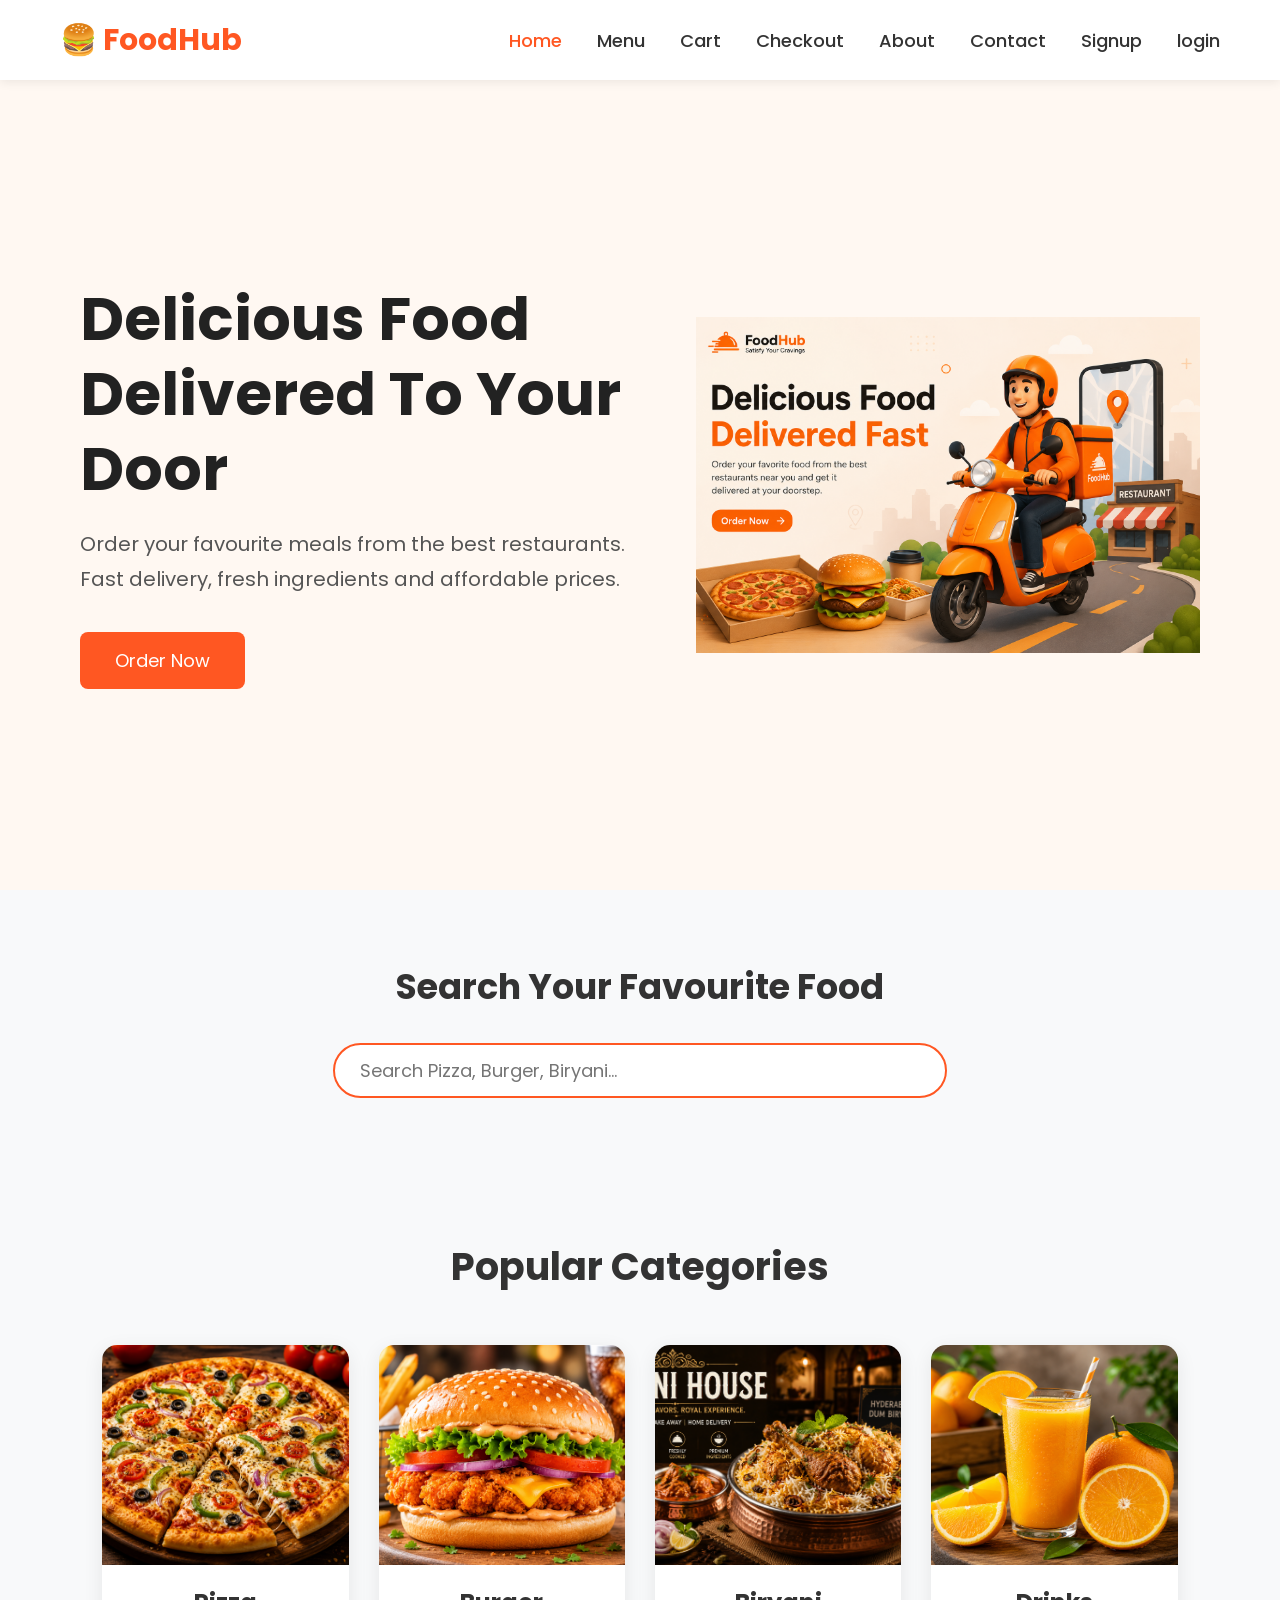
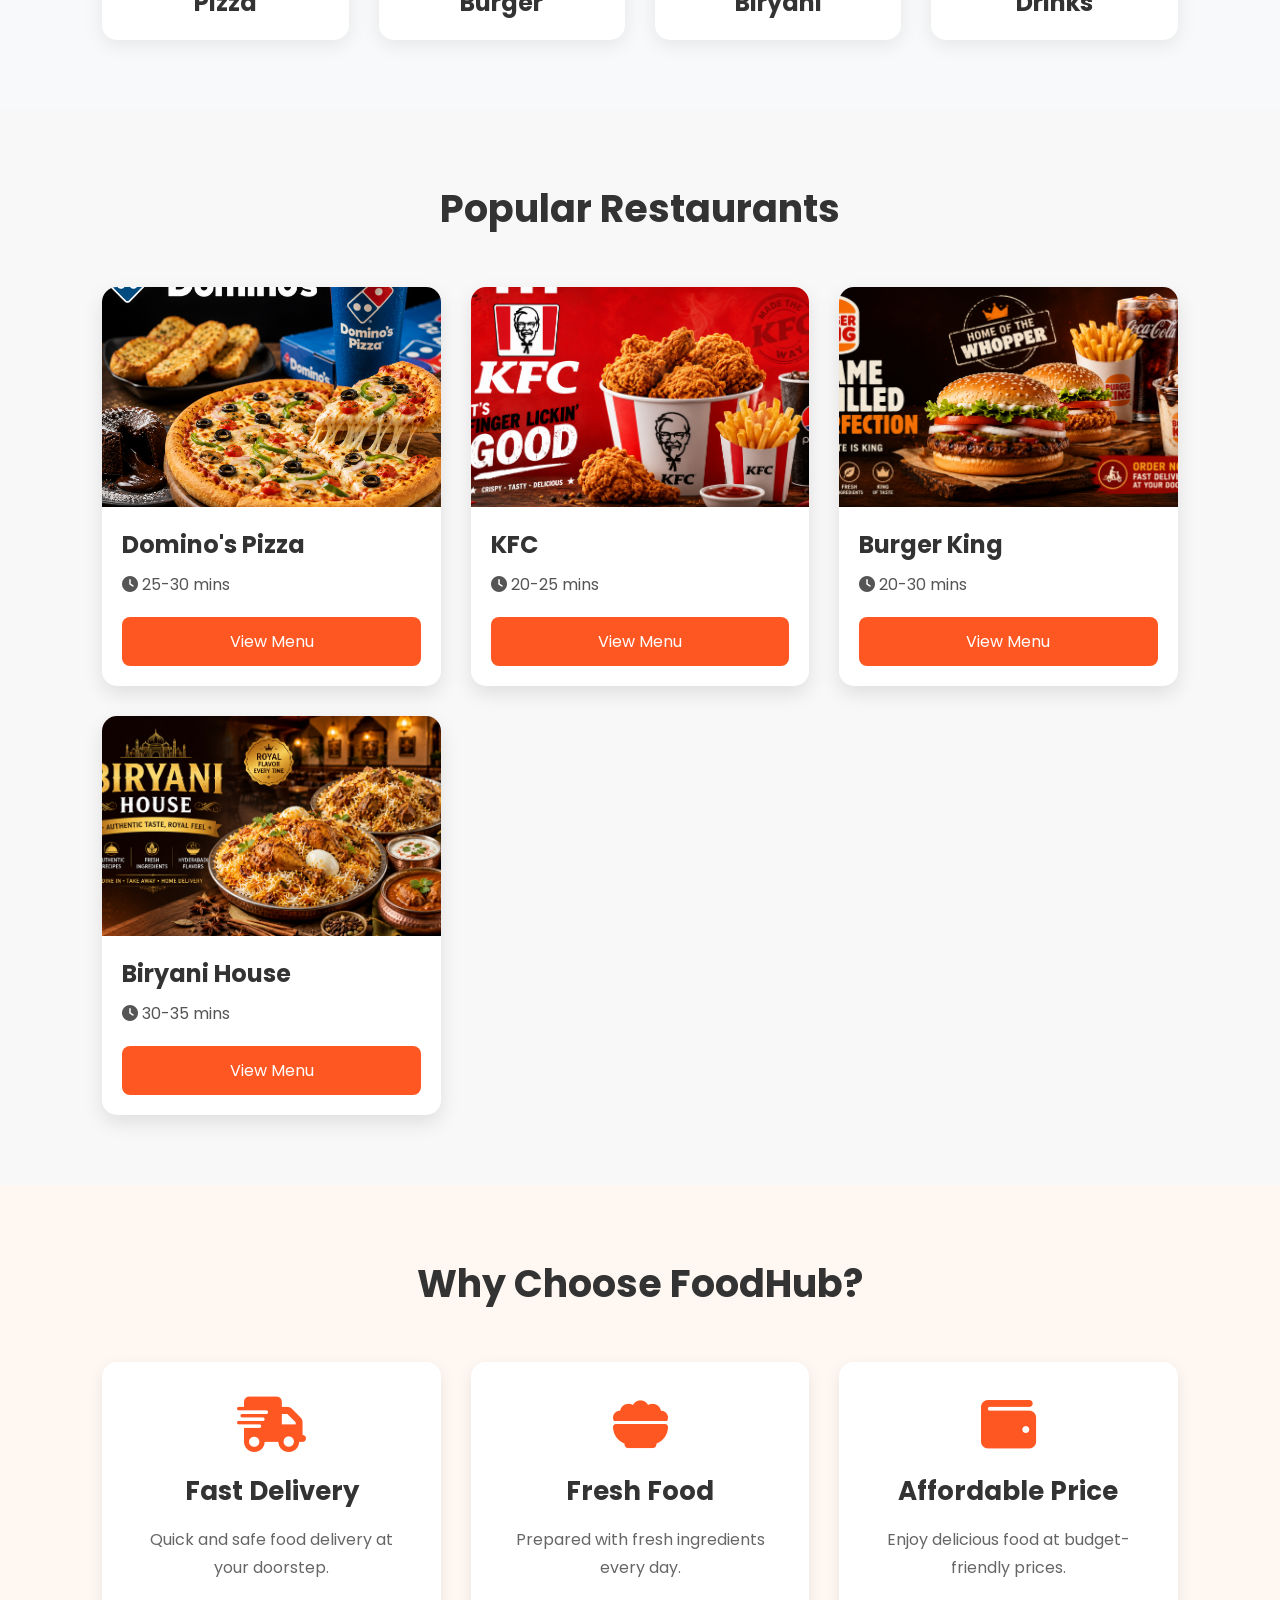
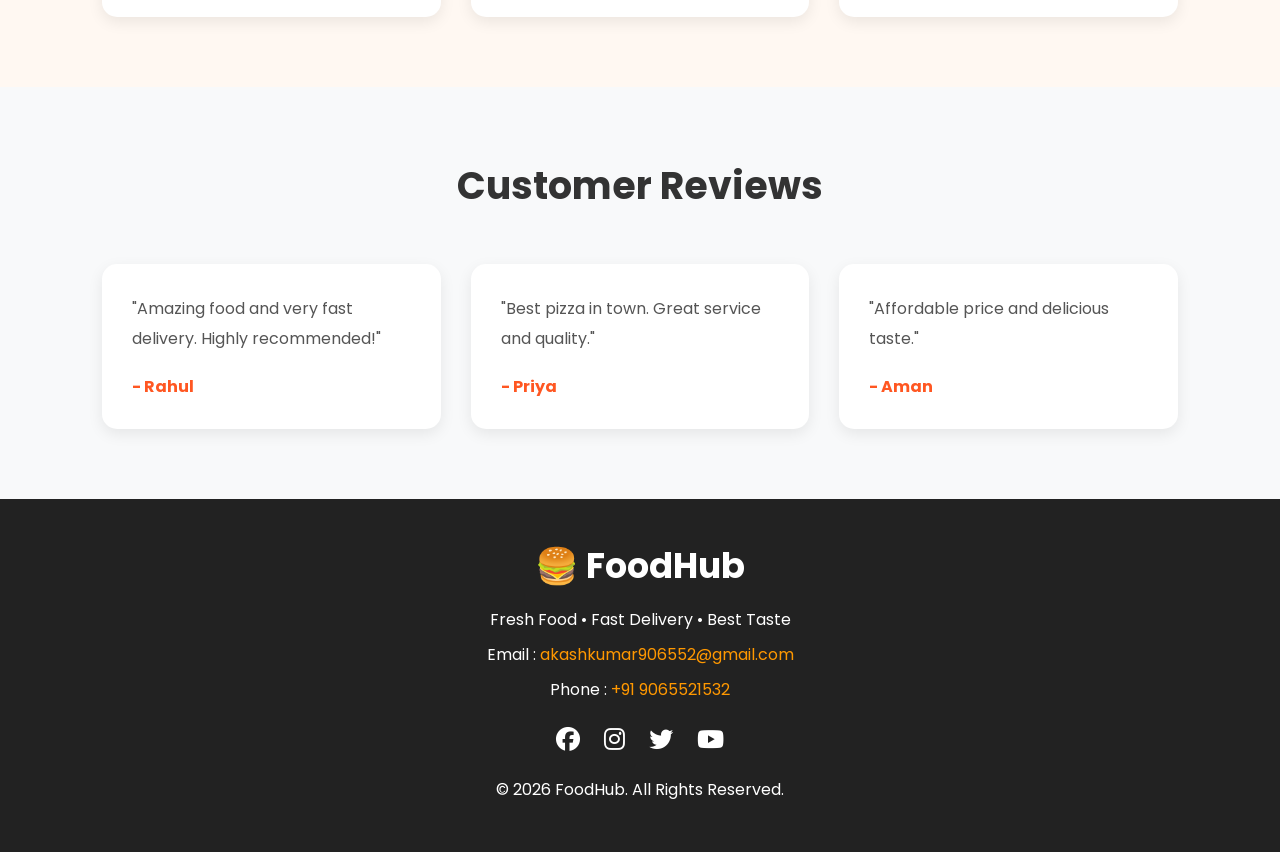
<file: index.html>
<!DOCTYPE html>
<html lang="en">
<head>
    <meta charset="UTF-8">
    <meta name="viewport" content="width=device-width, initial-scale=1.0">
    <title>FoodHub | Food ordering Website</title>
    
    <!-- CSS -->
    <link rel="stylesheet" href="style.css">

    <!-- Font Awesome -->
    <link rel="stylesheet"
        href="https://cdnjs.cloudflare.com/ajax/libs/font-awesome/6.5.2/css/all.min.css">
</head>
<body>

    <!-- ================= NAVBAR ================= -->

    <header>

        <nav id="navbar">

            <div class="logo">
                <h2>🍔 FoodHub</h2>
            </div>

            <ul class="nav-links">
                <li><a href="index.html" class="active">Home</a></li>
                <li><a href="menu.html">Menu</a></li>
                <li><a href="cart.html">Cart</a></li>
                <li><a href="checkout.html">Checkout</a></li>
                <li><a href="about.html">About</a></li>
                <li><a href="contact.html">Contact</a></li>
                <li><a href="singup.html">Signup</a></li>
                <li><a href="login.html">login</a></li>
            </ul>

        </nav>

    </header>

    <!-- ================= HERO SECTION ================= -->

    <section id="hero">

        <div class="hero-text">

            <h1>Delicious Food <br> Delivered To Your Door</h1>

            <p>
                Order your favourite meals from the best restaurants.
                Fast delivery, fresh ingredients and affordable prices.
            </p>

            <a href="menu.html" class="btn">Order Now</a>

        </div>

        <div class="hero-image">

            <img src="indexImage/hero.png" alt="Food Image">

        </div>

    </section>

    <!-- ================= SEARCH ================= -->

    <section id="search">

        <h2>Search Your Favourite Food</h2>

        <input
            type="text"
            id="searchBox"
            placeholder="Search Pizza, Burger, Biryani...">

    </section>

    <!-- ================= CATEGORIES ================= -->

    <section id="category">

        <h2>Popular Categories</h2>

        <div class="category-container">

            <div class="card">
                <img src="indexImage/pizza.png" alt="pizza image">
                <h3>Pizza</h3>
            </div>

            <div class="card">
                <img src="indexImage/burger.png" alt="">
                <h3>Burger</h3>
            </div>

            <div class="card">
                <img src="indexImage/resbiryani.png" alt="biryani">
                <h3>Biryani</h3>
            </div>

            <div class="card">
                <img src="indexImage/juice.png" alt="juice image">
                <h3>Drinks</h3>
            </div>

        </div>

    </section>

   <!-- ================= POPULAR RESTAURANTS ================= -->

<!-- ================= POPULAR RESTAURANTS ================= -->

<section id="restaurants">

    <h2>Popular Restaurants</h2>

    <div class="restaurant-container">

        <!-- Restaurant 1 -->
        <div class="restaurant-card">

            <img src="indexImage/dominos-resturent.png" alt="Domino's Pizza">

            <div class="restaurant-info">

                <h3>Domino's Pizza</h3>

                <p class="rating">
                    ⭐ 4.7 <span>(2.5k Reviews)</span>
                </p>

                <p class="time">
                    <i class="fa-solid fa-clock"></i>
                    25-30 mins
                </p>

                <button onclick="location.href='dominos.html'">
                    View Menu
                </button>

            </div>

        </div>

        <!-- Restaurant 2 -->
        <div class="restaurant-card">

            <img src="kfc/kfc-banner.png" alt="KFC">

            <div class="restaurant-info">

                <h3>KFC</h3>

                <p class="rating">
                    ⭐ 4.6 <span>(3k Reviews)</span>
                </p>

                <p class="time">
                    <i class="fa-solid fa-clock"></i>
                    20-25 mins
                </p>

                <button onclick="location.href='kfc.html'">
                    View Menu
                </button>

            </div>

        </div>

        <!-- Restaurant 3 -->
        <div class="restaurant-card">

            <img src="burgerking/burgerKing-banner.png" alt="Burger King">

            <div class="restaurant-info">

                <h3>Burger King</h3>

                <p class="rating">
                    ⭐ 4.5 <span>(1.8k Reviews)</span>
                </p>

                <p class="time">
                    <i class="fa-solid fa-clock"></i>
                    20-30 mins
                </p>

                <button onclick="location.href='burgerking.html'">
                    View Menu
                </button>

            </div>

        </div>

        <!-- Restaurant 4 -->
        <div class="restaurant-card">

            <img src="biryanihouse/biryani-banner.png" alt="Biryani House">

            <div class="restaurant-info">

                <h3>Biryani House</h3>

                <p class="rating">
                    ⭐ 4.8 <span>(4.2k Reviews)</span>
                </p>

                <p class="time">
                    <i class="fa-solid fa-clock"></i>
                    30-35 mins
                </p>

                <button onclick="location.href='biryani.html'">
                    View Menu
                </button>

            </div>

        </div>

    </div>

</section>
    <!-- ================= WHY CHOOSE US ================= -->

    <section id="why-us">

        <h2>Why Choose FoodHub?</h2>

        <div class="why-container">

            <div class="why-box">

                <i class="fa-solid fa-truck-fast"></i>

                <h3>Fast Delivery</h3>

                <p>Quick and safe food delivery at your doorstep.</p>

            </div>

            <div class="why-box">

                <i class="fa-solid fa-bowl-food"></i>

                <h3>Fresh Food</h3>

                <p>Prepared with fresh ingredients every day.</p>

            </div>

            <div class="why-box">

                <i class="fa-solid fa-wallet"></i>

                <h3>Affordable Price</h3>

                <p>Enjoy delicious food at budget-friendly prices.</p>

            </div>

        </div>

    </section>

    <!-- ================= REVIEWS ================= -->

    <section id="reviews">

        <h2>Customer Reviews</h2>

        <div class="review-container">

            <div class="review">

                <p>
                    "Amazing food and very fast delivery.
                    Highly recommended!"
                </p>

                <h4>- Rahul</h4>

            </div>

            <div class="review">

                <p>
                    "Best pizza in town. Great service and quality."
                </p>

                <h4>- Priya</h4>

            </div>

            <div class="review">

                <p>
                    "Affordable price and delicious taste."
                </p>

                <h4>- Aman</h4>

            </div>

        </div>

    </section>

    <!-- ================= FOOTER ================= -->

    <footer>

        <div class="footer-content">

            <h2>🍔 FoodHub</h2>

            <p>Fresh Food • Fast Delivery • Best Taste</p>

            <p>
                Email :
                <a href="mailto:akashkumar906552@gmail.com">
                    akashkumar906552@gmail.com
                </a>
            </p>

            <p>
                Phone :
                <a href="tel:+919065521532">
                    +91 9065521532
                </a>
            </p>

            <div class="social">

                <a href="#"><i class="fab fa-facebook"></i></a>

                <a href="#"><i class="fab fa-instagram"></i></a>

                <a href="#"><i class="fab fa-twitter"></i></a>

                <a href="#"><i class="fab fa-youtube"></i></a>

            </div>

            <p>© 2026 FoodHub. All Rights Reserved.</p>

        </div>

    </footer>

    <script src="script.js"></script>

</body>
</html>
</file>
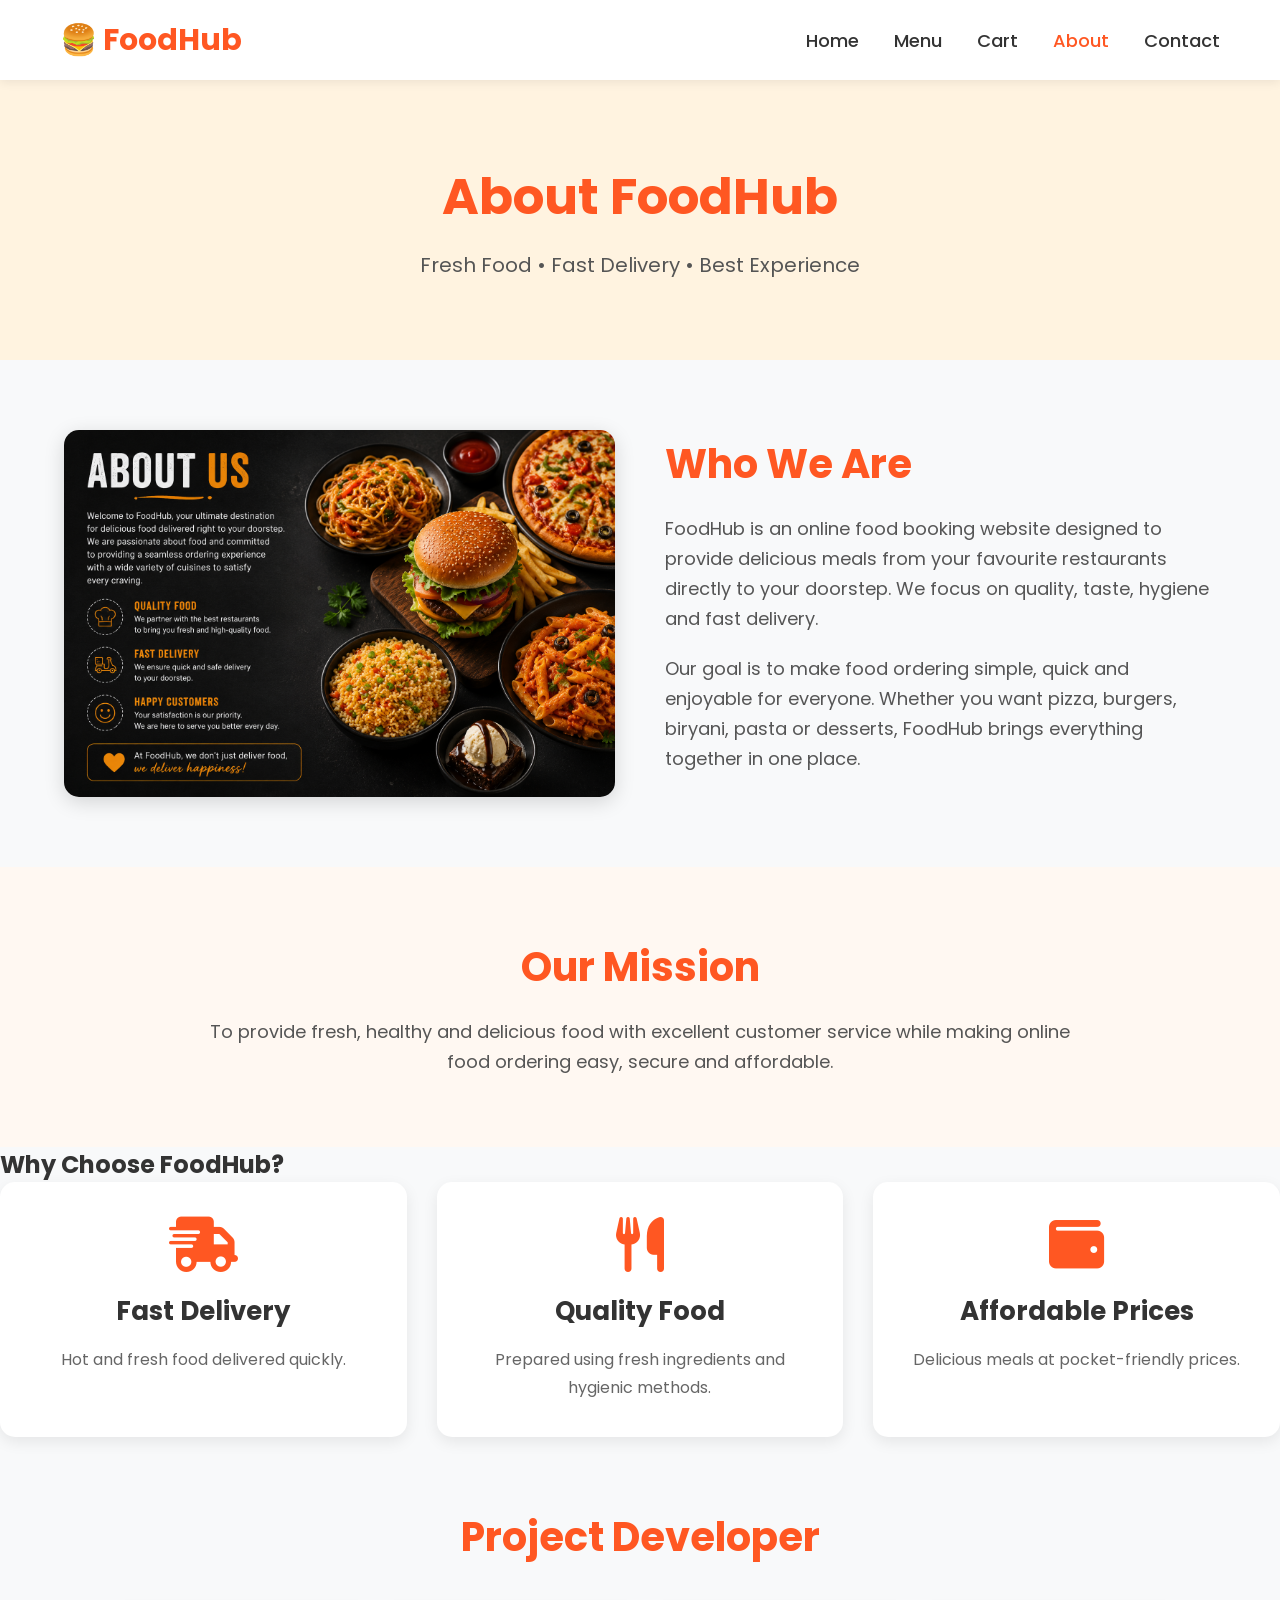
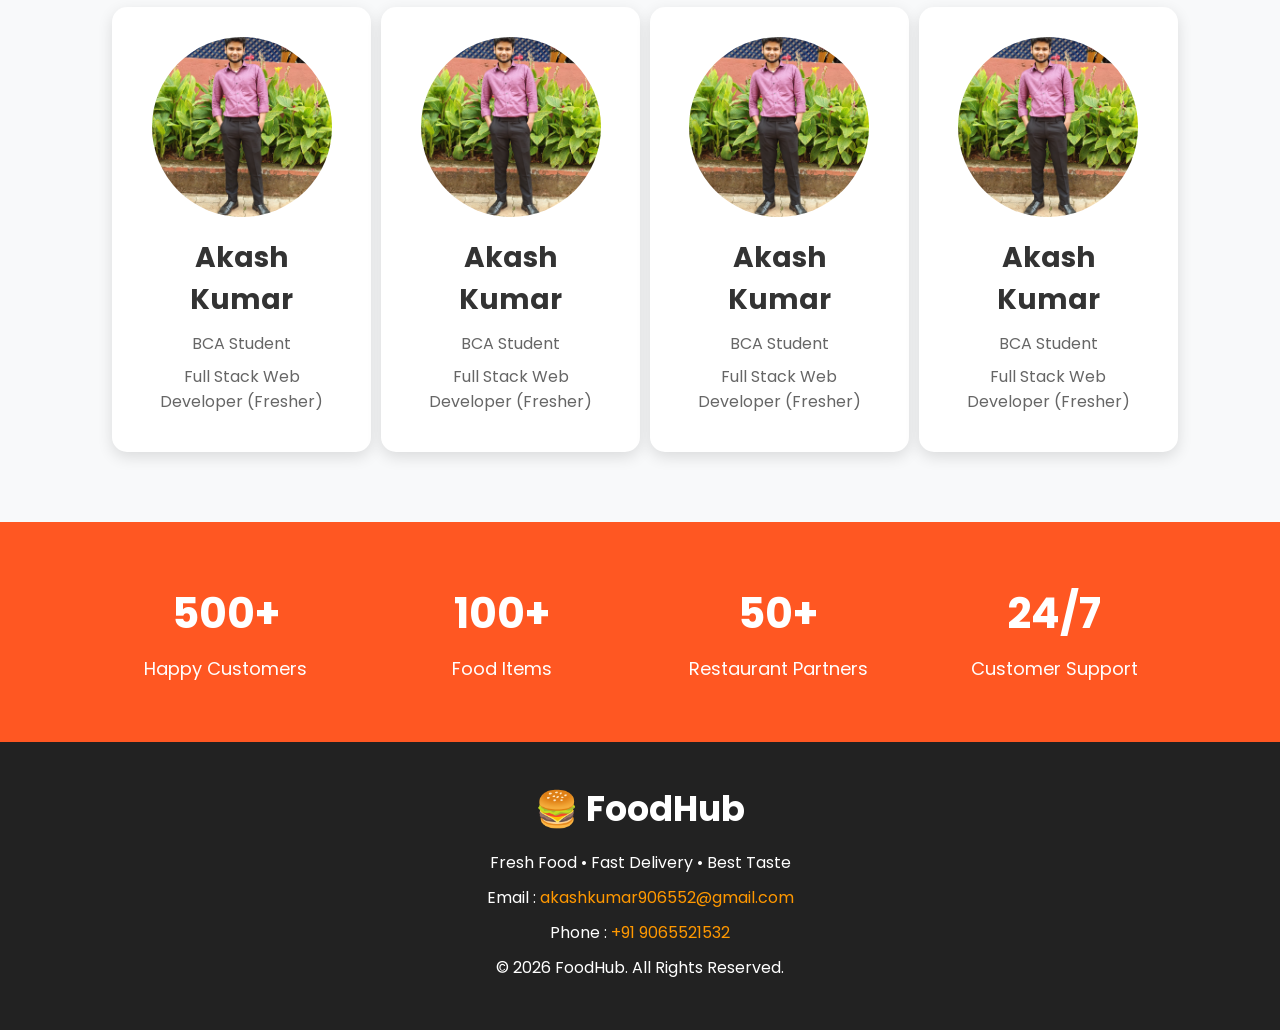
<file: about.html>
<!DOCTYPE html>
<html lang="en">
<head>
    <meta charset="UTF-8">
    <meta name="viewport" content="width=device-width, initial-scale=1.0">
    <title>FoodHub | About Us</title>

    <link rel="stylesheet" href="style.css">

    <link rel="stylesheet"
    href="https://cdnjs.cloudflare.com/ajax/libs/font-awesome/6.5.2/css/all.min.css">
</head>
<body>

    <!-- ================= NAVBAR ================= -->

    <header>

        <nav id="navbar">

            <div class="logo">
                <h2>🍔 FoodHub</h2>
            </div>

            <ul class="nav-links">
                <li><a href="index.html">Home</a></li>
                <li><a href="menu.html">Menu</a></li>
                <li><a href="cart.html">Cart</a></li>
                <li><a href="about.html" class="active">About</a></li>
                <li><a href="contact.html">Contact</a></li>
            </ul>

        </nav>

    </header>

    <!-- ================= ABOUT HEADER ================= -->

    <section class="about-header">

        <h1>About FoodHub</h1>

        <p>
            Fresh Food • Fast Delivery • Best Experience
        </p>

    </section>

    <!-- ================= ABOUT CONTENT ================= -->

    <section class="about-container">

        <div class="about-image">

            <img src="about.png" alt="About FoodHub">

        </div>

        <div class="about-text">

            <h2>Who We Are</h2>

            <p>
                FoodHub is an online food booking website designed to
                provide delicious meals from your favourite restaurants
                directly to your doorstep. We focus on quality, taste,
                hygiene and fast delivery.
            </p>

            <p>
                Our goal is to make food ordering simple, quick and
                enjoyable for everyone. Whether you want pizza,
                burgers, biryani, pasta or desserts, FoodHub brings
                everything together in one place.
            </p>

        </div>

    </section>

    <!-- ================= MISSION ================= -->

    <section class="mission">

        <h2>Our Mission</h2>

        <p>
            To provide fresh, healthy and delicious food with excellent
            customer service while making online food ordering easy,
            secure and affordable.
        </p>

    </section>

    <!-- ================= WHY CHOOSE US ================= -->

    <section class="why-us">

        <h2>Why Choose FoodHub?</h2>

        <div class="why-container">

            <div class="why-box">

                <i class="fa-solid fa-truck-fast"></i>

                <h3>Fast Delivery</h3>

                <p>
                    Hot and fresh food delivered quickly.
                </p>

            </div>

            <div class="why-box">

                <i class="fa-solid fa-utensils"></i>

                <h3>Quality Food</h3>

                <p>
                    Prepared using fresh ingredients and hygienic methods.
                </p>

            </div>

            <div class="why-box">

                <i class="fa-solid fa-wallet"></i>

                <h3>Affordable Prices</h3>

                <p>
                    Delicious meals at pocket-friendly prices.
                </p>

            </div>

        </div>

    </section>

    <!-- ================= TEAM ================= -->

    <section class="team">

        <h2>Project Developer</h2>

        <div id="team">
            <!-- 1st -->
            <div class="team-card">

            <img src="profile.jpg" alt="Developer">

            <h3>Akash Kumar</h3>

            <p>BCA Student</p>

            <p>Full Stack Web Developer (Fresher)</p>

        </div>
        <!-- 2nd -->
          <div class="team-card">

            <img src="profile.jpg" alt="Developer">

            <h3>Akash Kumar</h3>

            <p>BCA Student</p>

            <p>Full Stack Web Developer (Fresher)</p>

        </div>
        <!-- 3rd -->
          <div class="team-card">

            <img src="profile.jpg" alt="Developer">

            <h3>Akash Kumar</h3>

            <p>BCA Student</p>

            <p>Full Stack Web Developer (Fresher)</p>

        </div>
        <!-- 4th -->
          <div class="team-card">

            <img src="profile.jpg" alt="Developer">

            <h3>Akash Kumar</h3>

            <p>BCA Student</p>

            <p>Full Stack Web Developer (Fresher)</p>

        </div>
        </div>

    </section>

    <!-- ================= STATS ================= -->

    <section class="stats">

        <div class="stat-box">

            <h2>500+</h2>

            <p>Happy Customers</p>

        </div>

        <div class="stat-box">

            <h2>100+</h2>

            <p>Food Items</p>

        </div>

        <div class="stat-box">

            <h2>50+</h2>

            <p>Restaurant Partners</p>

        </div>

        <div class="stat-box">

            <h2>24/7</h2>

            <p>Customer Support</p>

        </div>

    </section>

    <!-- ================= FOOTER ================= -->

    <footer>

        <div class="footer-content">

            <h2>🍔 FoodHub</h2>

            <p>Fresh Food • Fast Delivery • Best Taste</p>

            <p>
                Email :
                <a href="mailto:akashkumar906552@gmail.com">
                    akashkumar906552@gmail.com
                </a>
            </p>

            <p>
                Phone :
                <a href="tel:+919065521532">
                    +91 9065521532
                </a>
            </p>

            <p>&copy; 2026 FoodHub. All Rights Reserved.</p>

        </div>

    </footer>

    <script src="script.js"></script>

</body>
</html>
</file>
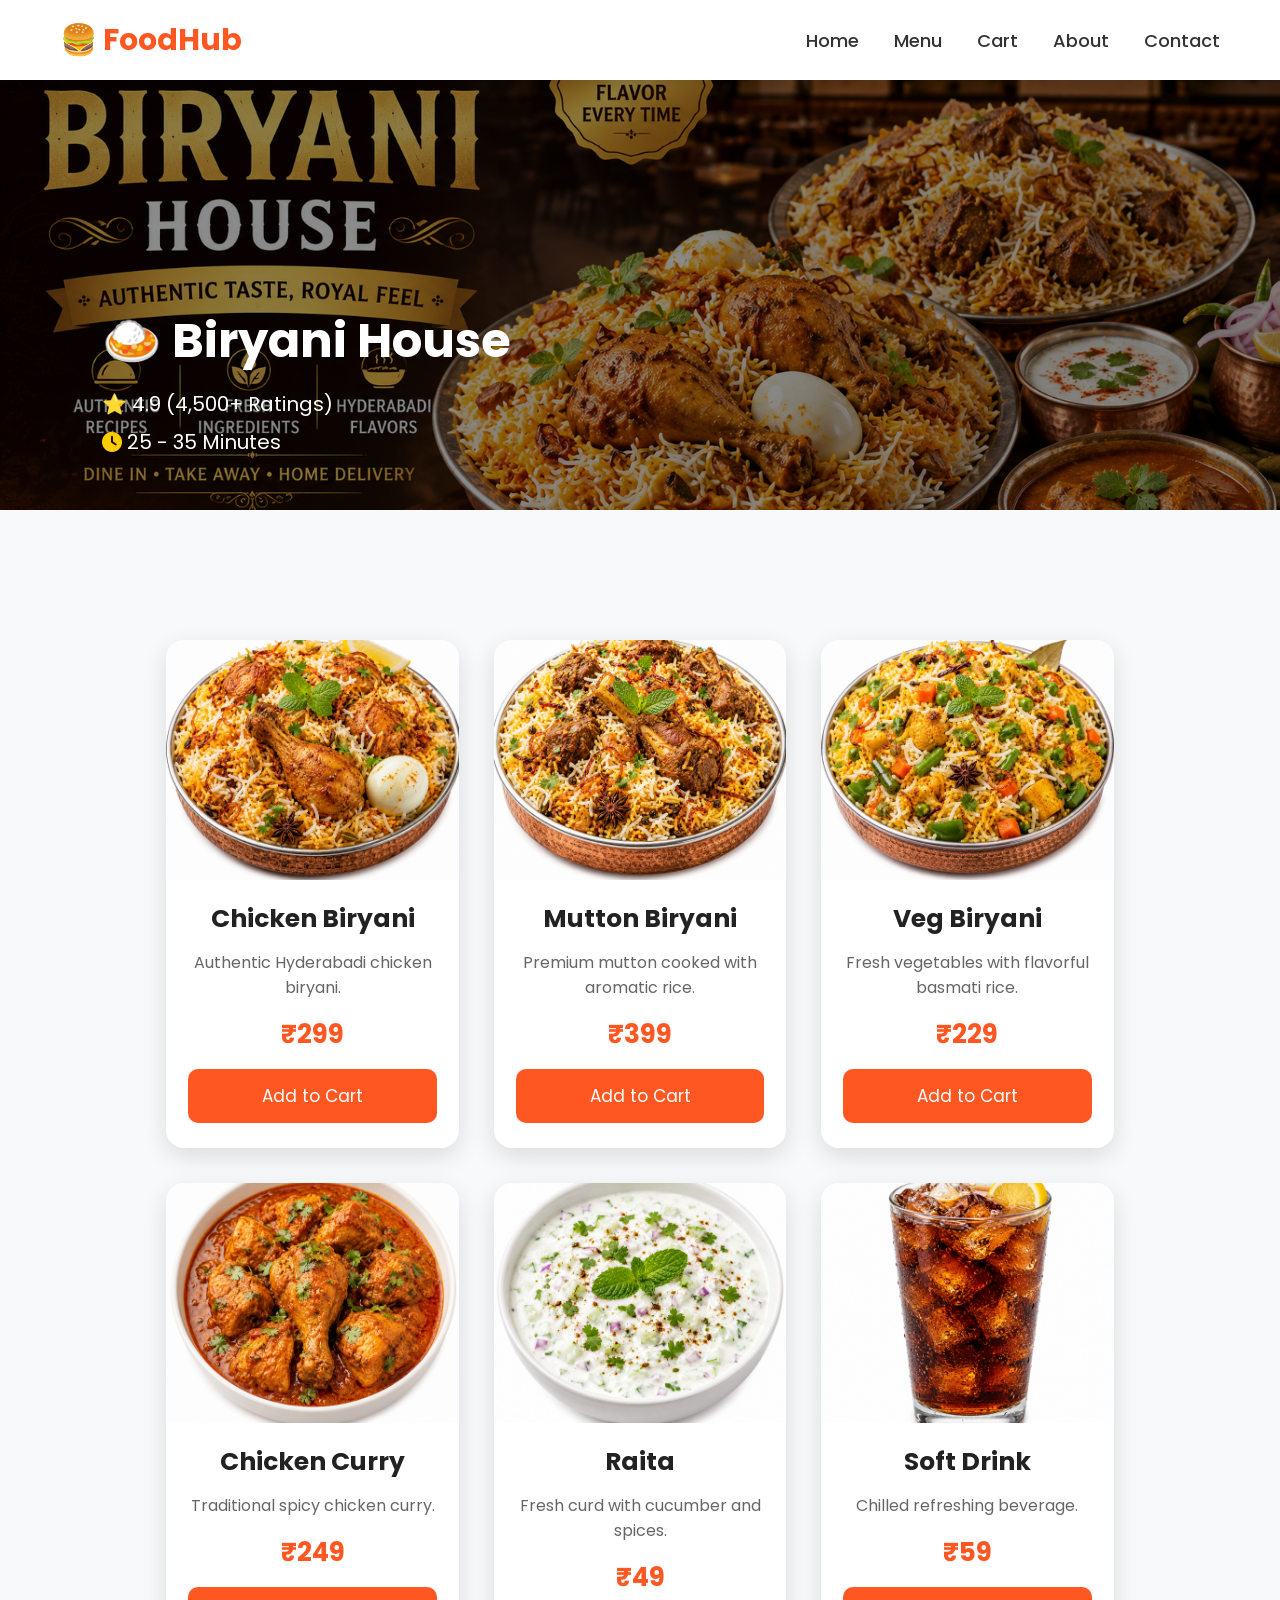
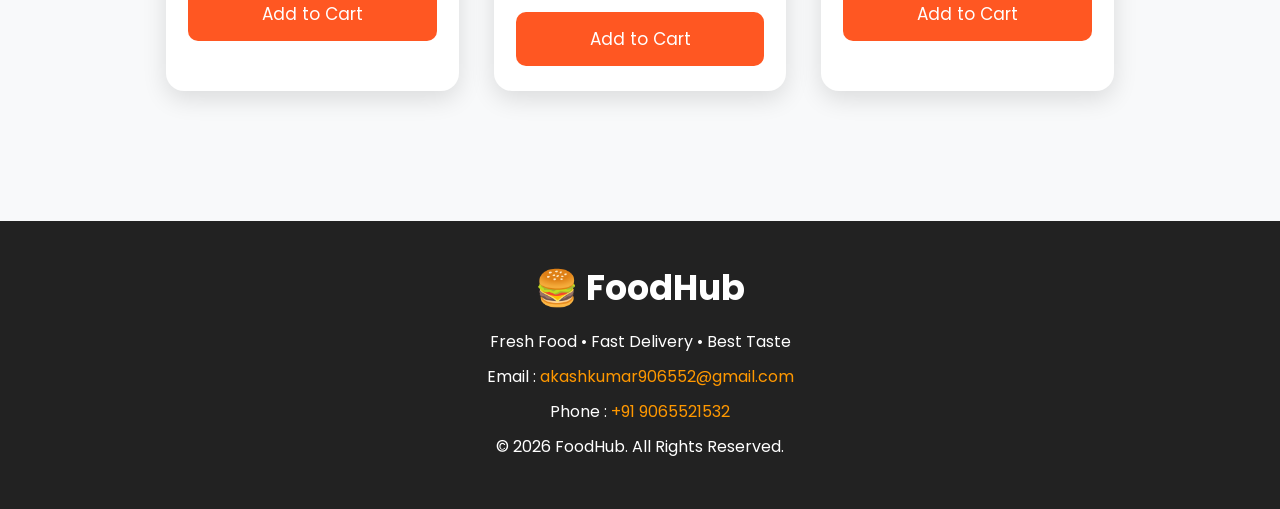
<file: biryani.html>
<!DOCTYPE html>
<html lang="en">
<head>
    <meta charset="UTF-8">
    <meta name="viewport" content="width=device-width, initial-scale=1.0">
    <title>FoodHub | Biryani House</title>

    <link rel="stylesheet" href="style.css">

    <link rel="stylesheet"
    href="https://cdnjs.cloudflare.com/ajax/libs/font-awesome/6.5.2/css/all.min.css">
</head>
<body>

<!-- ================= NAVBAR ================= -->

<header>

    <nav id="navbar">

        <div class="logo">
            <h2>🍔 FoodHub</h2>
        </div>

        <ul class="nav-links">

            <li><a href="index.html">Home</a></li>

            <li><a href="menu.html">Menu</a></li>

            <li><a href="cart.html">Cart</a></li>

            <li><a href="about.html">About</a></li>

            <li><a href="contact.html">Contact</a></li>

        </ul>

    </nav>

</header>

<!-- ================= RESTAURANT HEADER ================= -->

<section class="restaurant-header">

    <img src="biryanihouse/biryani-banner.png" alt="Biryani House Banner">

    <div class="restaurant-details">

        <h1>🍛 Biryani House</h1>

        <p>⭐ 4.9 (4,500+ Ratings)</p>

        <p>
            <i class="fa-solid fa-clock"></i>
            25 - 35 Minutes
        </p>

    </div>

</section>

<!-- ================= MENU ================= -->

<section class="menu-container">

    <!-- Item 1 -->

    <div class="menu-card">

        <img src="biryanihouse/chicken-biryani.png" alt="Chicken Biryani">

        <h3>Chicken Biryani</h3>

        <p>Authentic Hyderabadi chicken biryani.</p>

        <div class="rating">
            ⭐⭐⭐⭐⭐ 4.9
        </div>

        <h4>₹299</h4>

        <button>Add to Cart</button>

    </div>

    <!-- Item 2 -->

    <div class="menu-card">

        <img src="biryanihouse/mutton-biryani.png" alt="Mutton Biryani">

        <h3>Mutton Biryani</h3>

        <p>Premium mutton cooked with aromatic rice.</p>

        <div class="rating">
            ⭐⭐⭐⭐⭐ 4.9
        </div>

        <h4>₹399</h4>

        <button>Add to Cart</button>

    </div>

    <!-- Item 3 -->

    <div class="menu-card">

        <img src="biryanihouse/bveg-biryani.png" alt="Veg Biryani">

        <h3>Veg Biryani</h3>

        <p>Fresh vegetables with flavorful basmati rice.</p>

        <div class="rating">
            ⭐⭐⭐⭐☆ 4.7
        </div>

        <h4>₹229</h4>

        <button>Add to Cart</button>

    </div>

    <!-- Item 4 -->

    <div class="menu-card">

        <img src="biryanihouse/chicken-curry.png" alt="Chicken Curry">

        <h3>Chicken Curry</h3>

        <p>Traditional spicy chicken curry.</p>

        <div class="rating">
            ⭐⭐⭐⭐⭐ 4.8
        </div>

        <h4>₹249</h4>

        <button>Add to Cart</button>

    </div>

    <!-- Item 5 -->

    <div class="menu-card">

        <img src="biryanihouse/raita.png" alt="Raita">

        <h3>Raita</h3>

        <p>Fresh curd with cucumber and spices.</p>

        <div class="rating">
            ⭐⭐⭐⭐☆ 4.6
        </div>

        <h4>₹49</h4>

        <button>Add to Cart</button>

    </div>

    <!-- Item 6 -->

    <div class="menu-card">

        <img src="biryanihouse/soft-drink.png" alt="Soft Drink">

        <h3>Soft Drink</h3>

        <p>Chilled refreshing beverage.</p>

        <div class="rating">
            ⭐⭐⭐⭐☆ 4.5
        </div>

        <h4>₹59</h4>

        <button>Add to Cart</button>

    </div>

</section>

<!-- ================= FOOTER ================= -->

<footer>

    <div class="footer-content">

        <h2>🍔 FoodHub</h2>

        <p>Fresh Food • Fast Delivery • Best Taste</p>

        <p>
            Email :
            <a href="mailto:akashkumar906552@gmail.com">
                akashkumar906552@gmail.com
            </a>
        </p>

        <p>
            Phone :
            <a href="tel:+919065521532">
                +91 9065521532
            </a>
        </p>

        <p>&copy; 2026 FoodHub. All Rights Reserved.</p>

    </div>

</footer>

<script src="script.js"></script>

</body>
</html>
</file>
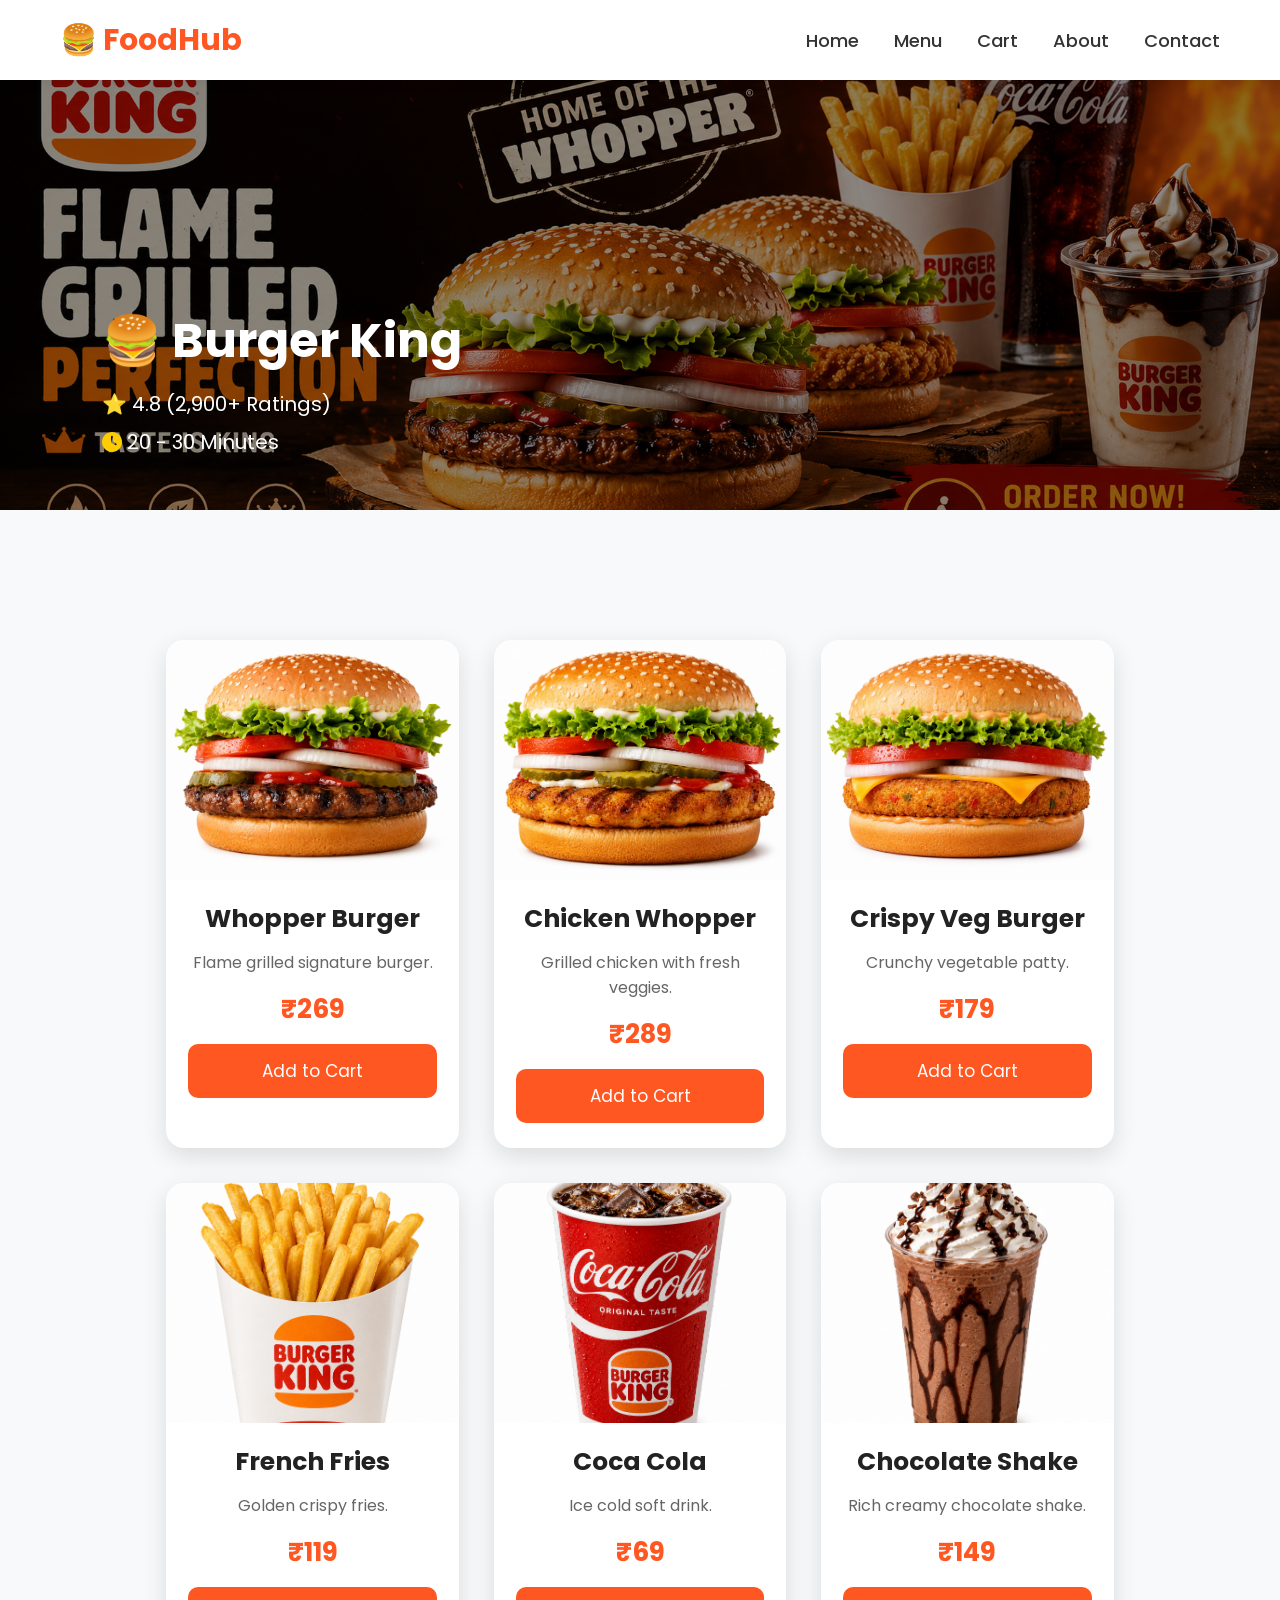
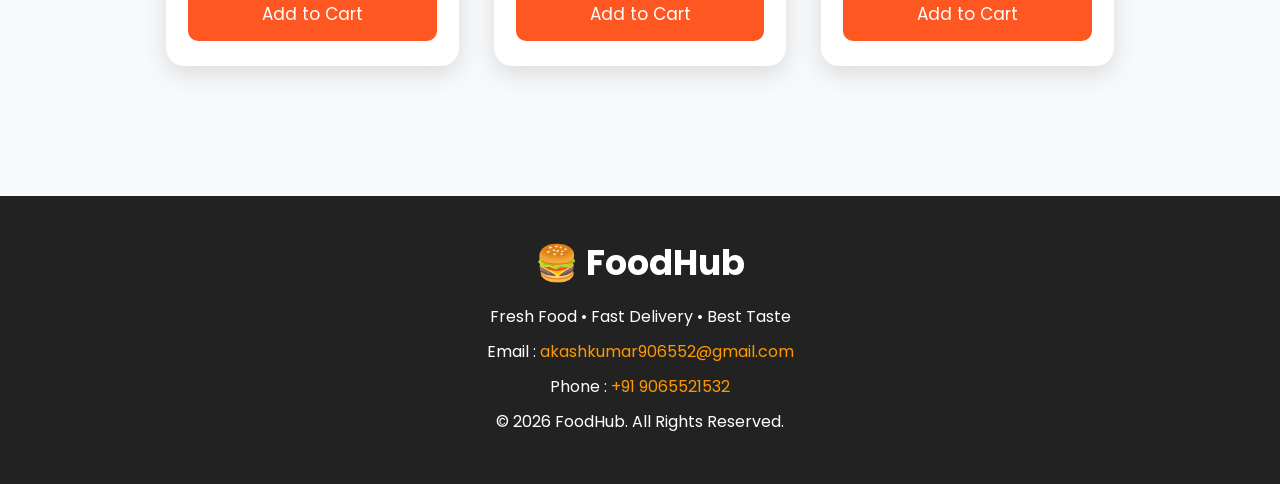
<file: burgerking.html>
<!DOCTYPE html>
<html lang="en">
<head>
    <meta charset="UTF-8">
    <meta name="viewport" content="width=device-width, initial-scale=1.0">
    <title>FoodHub | Burger King</title>

    <link rel="stylesheet" href="style.css">

    <link rel="stylesheet"
    href="https://cdnjs.cloudflare.com/ajax/libs/font-awesome/6.5.2/css/all.min.css">
</head>
<body>

<!-- ================= NAVBAR ================= -->

<header>

    <nav id="navbar">

        <div class="logo">
            <h2>🍔 FoodHub</h2>
        </div>

        <ul class="nav-links">

            <li><a href="index.html">Home</a></li>

            <li><a href="menu.html">Menu</a></li>

            <li><a href="cart.html">Cart</a></li>

            <li><a href="about.html">About</a></li>

            <li><a href="contact.html">Contact</a></li>

        </ul>

    </nav>

</header>

<!-- ================= RESTAURANT HEADER ================= -->

<section class="restaurant-header">

    <img src="burgerking/burgerKing-banner.png" alt="Burger King Banner">

    <div class="restaurant-details">

        <h1>🍔 Burger King</h1>

        <p>⭐ 4.8 (2,900+ Ratings)</p>

        <p>
            <i class="fa-solid fa-clock"></i>
            20 - 30 Minutes
        </p>

    </div>

</section>

<!-- ================= MENU ================= -->

<section class="menu-container">

    <!-- 1 -->

    <div class="menu-card">

        <img src="burgerking/whopper.png" alt="Whopper">

        <h3>Whopper Burger</h3>

        <p>Flame grilled signature burger.</p>

        <div class="rating">
            ⭐⭐⭐⭐⭐ 4.9
        </div>

        <h4>₹269</h4>

        <button>Add to Cart</button>

    </div>

    <!-- 2 -->

    <div class="menu-card">

        <img src="burgerking/chicken-whopper.png" alt="Chicken Whopper">

        <h3>Chicken Whopper</h3>

        <p>Grilled chicken with fresh veggies.</p>

        <div class="rating">
            ⭐⭐⭐⭐⭐ 4.8
        </div>

        <h4>₹289</h4>

        <button>Add to Cart</button>

    </div>

    <!-- 3 -->

    <div class="menu-card">

        <img src="burgerking/crispy-veg.png" alt="Veg Burger">

        <h3>Crispy Veg Burger</h3>

        <p>Crunchy vegetable patty.</p>

        <div class="rating">
            ⭐⭐⭐⭐☆ 4.6
        </div>

        <h4>₹179</h4>

        <button>Add to Cart</button>

    </div>

    <!-- 4 -->

    <div class="menu-card">

        <img src="burgerking/fries.png" alt="French Fries">

        <h3>French Fries</h3>

        <p>Golden crispy fries.</p>

        <div class="rating">
            ⭐⭐⭐⭐⭐ 4.8
        </div>

        <h4>₹119</h4>

        <button>Add to Cart</button>

    </div>

    <!-- 5 -->

    <div class="menu-card">

        <img src="burgerking/bcoke.png" alt="Coca Cola">

        <h3>Coca Cola</h3>

        <p>Ice cold soft drink.</p>

        <div class="rating">
            ⭐⭐⭐⭐☆ 4.5
        </div>

        <h4>₹69</h4>

        <button>Add to Cart</button>

    </div>

    <!-- 6 -->

    <div class="menu-card">

        <img src="burgerking/choclate-shake.png" alt="Chocolate Shake">

        <h3>Chocolate Shake</h3>

        <p>Rich creamy chocolate shake.</p>

        <div class="rating">
            ⭐⭐⭐⭐⭐ 4.9
        </div>

        <h4>₹149</h4>

        <button>Add to Cart</button>

    </div>

</section>

<!-- ================= FOOTER ================= -->

<footer>

    <div class="footer-content">

        <h2>🍔 FoodHub</h2>

        <p>Fresh Food • Fast Delivery • Best Taste</p>

        <p>
            Email :
            <a href="mailto:akashkumar906552@gmail.com">
                akashkumar906552@gmail.com
            </a>
        </p>

        <p>
            Phone :
            <a href="tel:+919065521532">
                +91 9065521532
            </a>
        </p>

        <p>&copy; 2026 FoodHub. All Rights Reserved.</p>

    </div>

</footer>

<script src="script.js"></script>

</body>
</html>
</file>
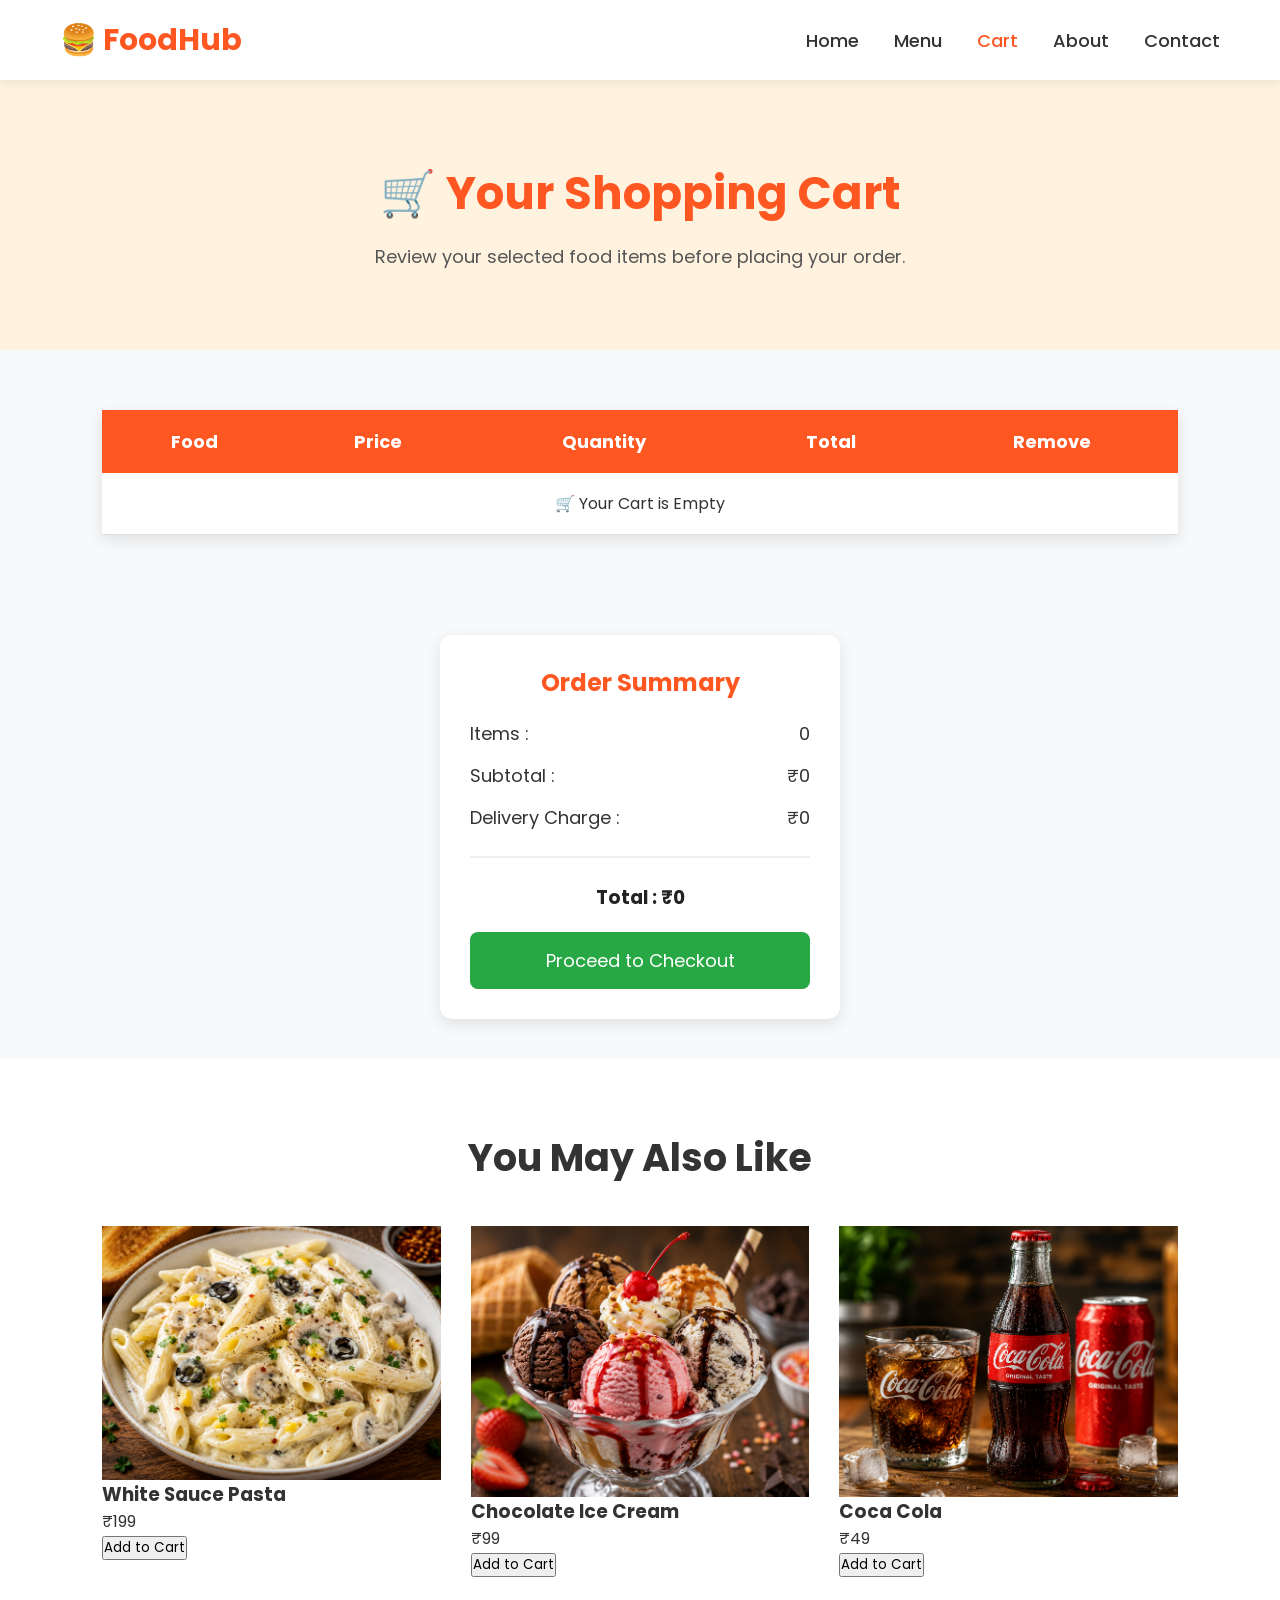
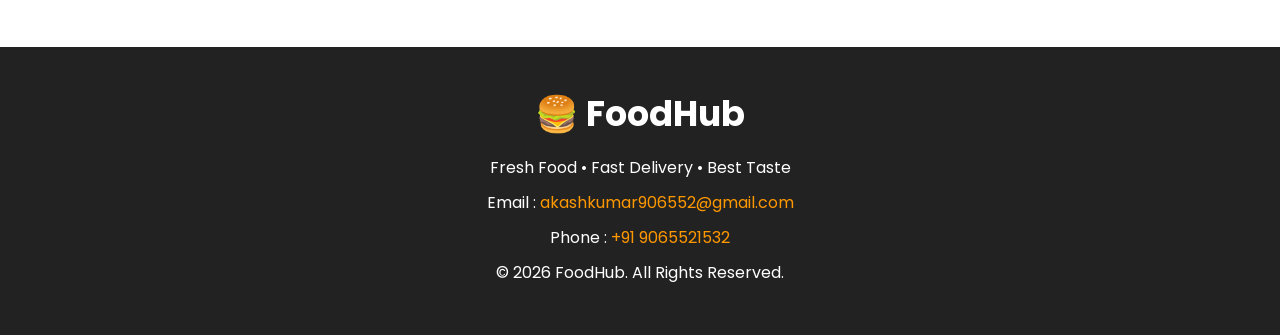
<file: cart.html>
<!DOCTYPE html>
<html lang="en">
<head>
    <meta charset="UTF-8">
    <meta name="viewport" content="width=device-width, initial-scale=1.0">
    <title>FoodHub | Cart</title>

    <link rel="stylesheet" href="style.css">

    <link rel="stylesheet"
    href="https://cdnjs.cloudflare.com/ajax/libs/font-awesome/6.5.2/css/all.min.css">
</head>
<body>

    <!-- ================= NAVBAR ================= -->

    <header>

        <nav id="navbar">

            <div class="logo">
                <h2>🍔 FoodHub</h2>
            </div>

            <ul class="nav-links">

                <li><a href="index.html">Home</a></li>

                <li><a href="menu.html">Menu</a></li>

                <li><a href="cart.html" class="active">Cart</a></li>

                <li><a href="about.html">About</a></li>

                <li><a href="contact.html">Contact</a></li>

            </ul>

        </nav>

    </header>

    <!-- ================= CART HEADER ================= -->

    <section class="cart-header">

        <h1>🛒 Your Shopping Cart</h1>

        <p>Review your selected food items before placing your order.</p>

    </section>

    <!-- ================= CART TABLE ================= -->

    <section class="cart-section">

        <table>

            <thead>

                <tr>

                    <th>Food</th>

                    <th>Price</th>

                    <th>Quantity</th>

                    <th>Total</th>

                    <th>Remove</th>

                </tr>

            </thead>

            <tbody>

                <tr>

                    <td>Cheese Pizza</td>

                    <td>₹249</td>

                    <td>
                        <input type="number" value="1" min="1">
                    </td>

                    <td>₹249</td>

                    <td>
                        <button>Remove</button>
                    </td>

                </tr>

                <tr>

                    <td>Chicken Burger</td>

                    <td>₹159</td>

                    <td>
                        <input type="number" value="2" min="1">
                    </td>

                    <td>₹318</td>

                    <td>
                        <button>Remove</button>
                    </td>

                </tr>

            </tbody>

        </table>

    </section>

    <!-- ================= BILL SUMMARY ================= -->

    <section class="bill-summary">

        <h2>Order Summary</h2>

        <p>Items : <span>2</span></p>

        <p>Subtotal : <span>₹567</span></p>

        <p>Delivery Charge : <span>₹40</span></p>

        <hr>

        <h3>Total : ₹607</h3>

        <button class="checkout-btn">
           <a href="checkout.html"> Proceed to Checkout</a>
        </button>

    </section>

    <!-- ================= RECOMMENDED ================= -->

    <section class="recommended">

        <h2>You May Also Like</h2>

        <div class="recommend-container">

            <div class="food-card">

                <img src="pasta.png" alt="Pasta">

                <h3>White Sauce Pasta</h3>

                <p>₹199</p>

                <button>Add to Cart</button>

            </div>

            <div class="food-card">

                <img src="icecream.png" alt="Ice Cream">

                <h3>Chocolate Ice Cream</h3>

                <p>₹99</p>

                <button>Add to Cart</button>

            </div>

            <div class="food-card">

                <img src="coke.png" alt="Drink">

                <h3>Coca Cola</h3>

                <p>₹49</p>

                <button>Add to Cart</button>

            </div>

        </div>

    </section>

    <!-- ================= FOOTER ================= -->

    <footer>

        <div class="footer-content">

            <h2>🍔 FoodHub</h2>

            <p>Fresh Food • Fast Delivery • Best Taste</p>

            <p>
                Email :
                <a href="mailto:akashkumar906552@gmail.com">
                    akashkumar906552@gmail.com
                </a>
            </p>

            <p>
                Phone :
                <a href="tel:+919065521532">
                    +91 9065521532
                </a>
            </p>

            <p>&copy; 2026 FoodHub. All Rights Reserved.</p>

        </div>

    </footer>

    <script src="script.js"></script>

</body>
</html>
</file>
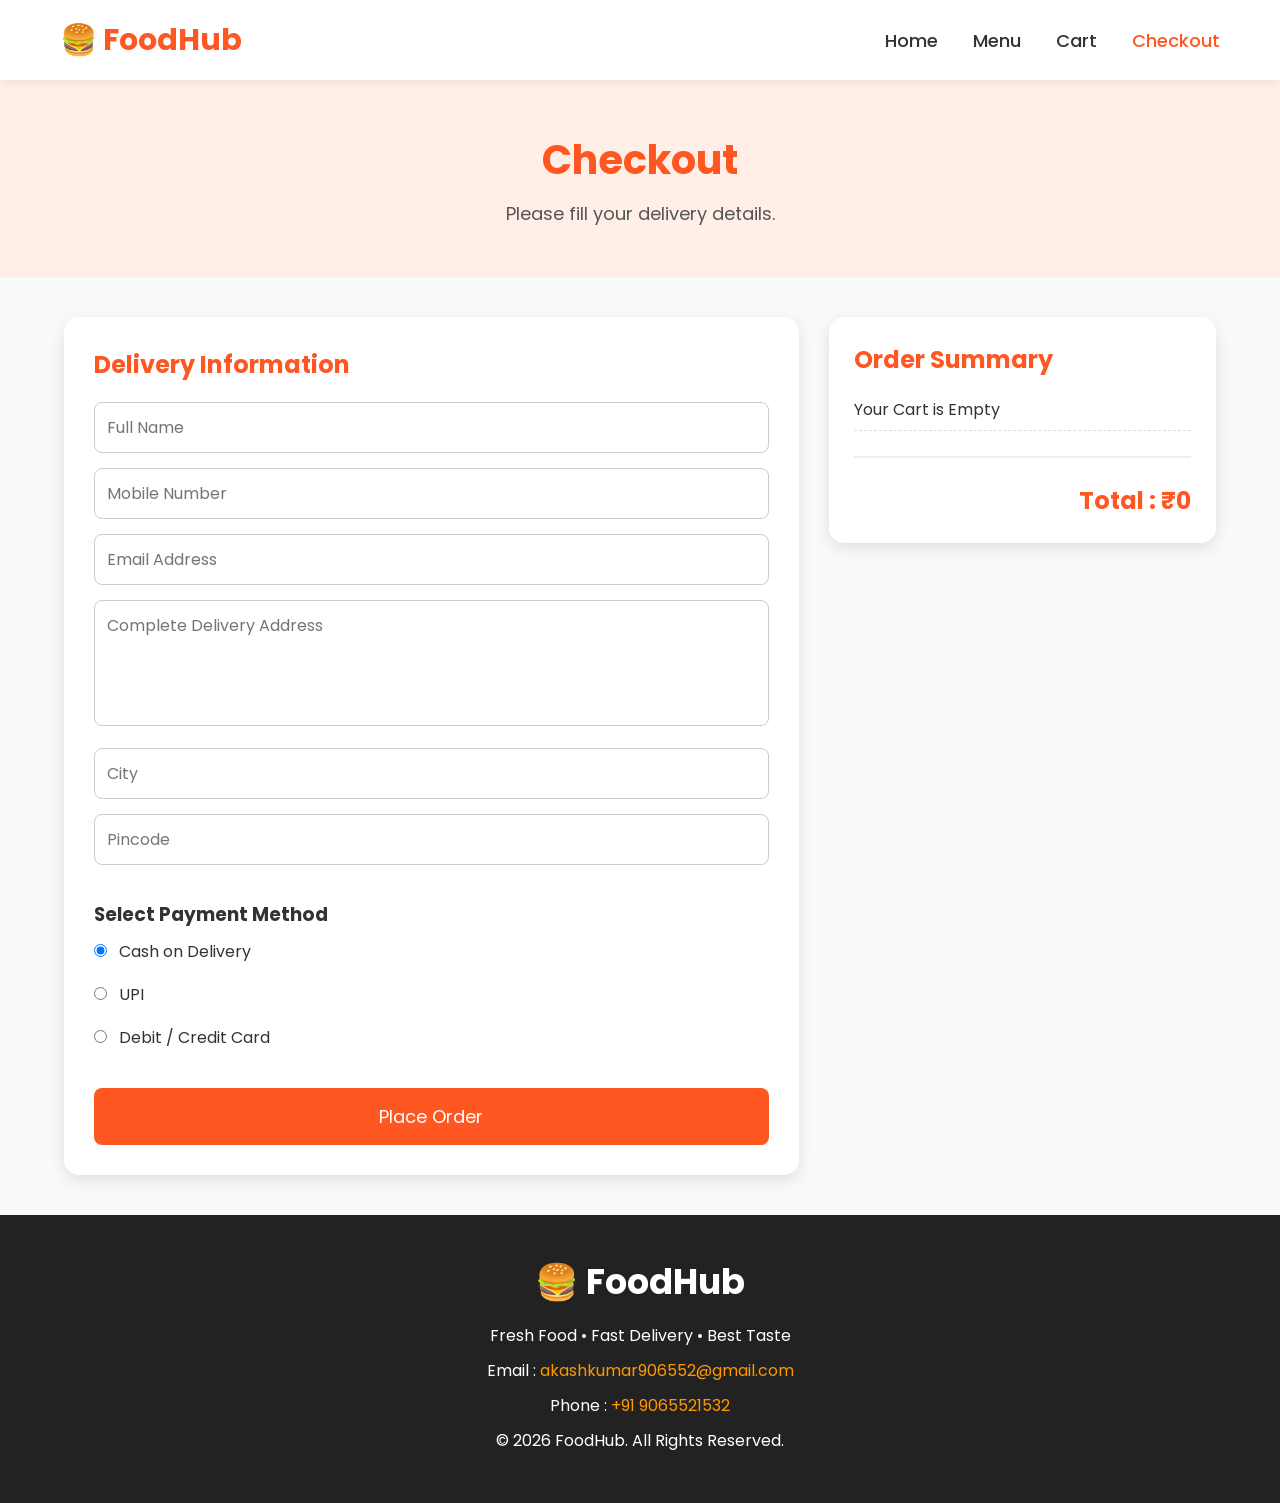
<file: checkout.html>
<!DOCTYPE html>
<html lang="en">

<head>

    <meta charset="UTF-8">

    <meta name="viewport" content="width=device-width, initial-scale=1.0">

    <title>FoodHub | Checkout</title>

    <link rel="stylesheet" href="style.css">

    <link rel="stylesheet"
    href="https://cdnjs.cloudflare.com/ajax/libs/font-awesome/6.5.2/css/all.min.css">

</head>

<body>

    <!-- ================= NAVBAR ================= -->

    <header>

        <nav id="navbar">

            <div class="logo">

                <h2>🍔 FoodHub</h2>

            </div>

            <ul class="nav-links">

                <li><a href="index.html">Home</a></li>

                <li><a href="menu.html">Menu</a></li>

                <li><a href="cart.html">Cart</a></li>

                <li><a href="checkout.html" class="active">Checkout</a></li>

            </ul>

        </nav>

    </header>

    <!-- ================= HEADER ================= -->

    <section class="checkout-header">

        <h1>Checkout</h1>

        <p>Please fill your delivery details.</p>

    </section>

    <!-- ================= CHECKOUT ================= -->

    <section class="checkout-container">

        <div class="checkout-form">

            <h2>Delivery Information</h2>

            <form id="checkoutForm">

                <input
                    type="text"
                    id="name"
                    placeholder="Full Name"
                    required>

                <input
                    type="tel"
                    id="phone"
                    placeholder="Mobile Number"
                    required>

                <input
                    type="email"
                    id="email"
                    placeholder="Email Address"
                    required>

                <textarea
                    id="address"
                    rows="4"
                    placeholder="Complete Delivery Address"
                    required></textarea>

                <input
                    type="text"
                    id="city"
                    placeholder="City"
                    required>

                <input
                    type="text"
                    id="pincode"
                    placeholder="Pincode"
                    required>

                <h3>Select Payment Method</h3>

                <label>

                    <input
                        type="radio"
                        name="payment"
                        value="Cash on Delivery"
                        checked>

                    Cash on Delivery

                </label>

                <label>

                    <input
                        type="radio"
                        name="payment"
                        value="UPI">

                    UPI

                </label>

                <label>

                    <input
                        type="radio"
                        name="payment"
                        value="Card">

                    Debit / Credit Card

                </label>

                <button type="submit">

                    Place Order

                </button>

            </form>

        </div>

        <!-- ORDER SUMMARY -->

        <div class="order-summary">

            <h2>Order Summary</h2>

            <div id="orderItems">

            </div>

            <hr>

            <h3 id="grandTotal">

                Total : ₹0

            </h3>

        </div>

    </section>

    <!-- ================= FOOTER ================= -->

    <footer>

        <div class="footer-content">

            <h2>🍔 FoodHub</h2>

            <p>Fresh Food • Fast Delivery • Best Taste</p>

            <p>

                Email :

                <a href="mailto:akashkumar906552@gmail.com">

                    akashkumar906552@gmail.com

                </a>

            </p>

            <p>

                Phone :

                <a href="tel:+919065521532">

                    +91 9065521532

                </a>

            </p>

            <p>

                &copy; 2026 FoodHub. All Rights Reserved.

            </p>

        </div>

    </footer>

    <script src="script.js"></script>
    <script src="app.js"></script>

</body>

</html>
</file>
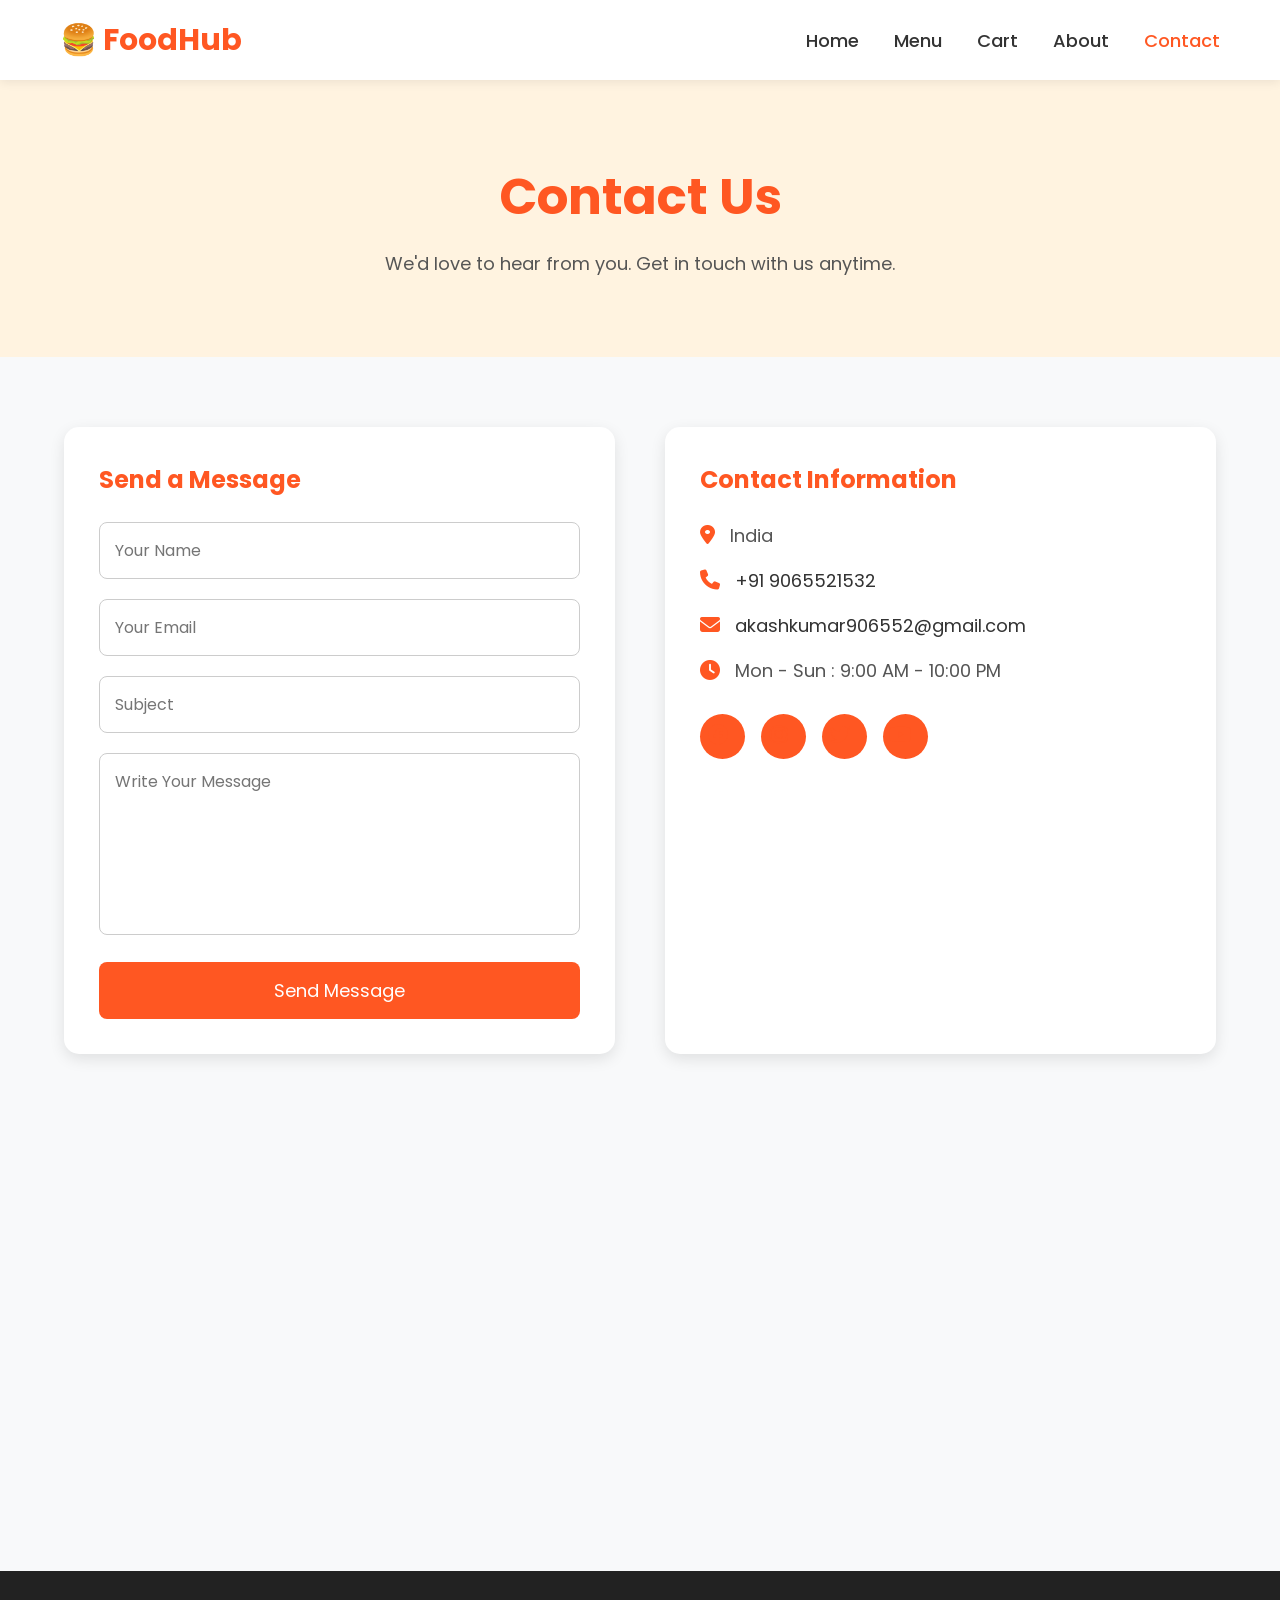
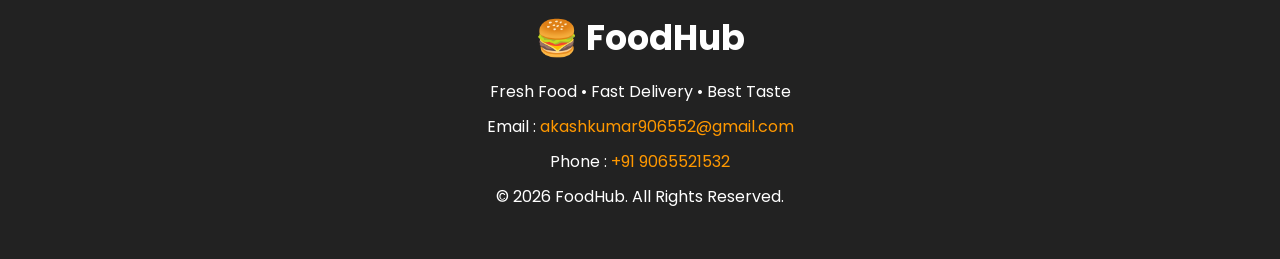
<file: contact.html>
<!DOCTYPE html>
<html lang="en">
<head>
    <meta charset="UTF-8">
    <meta name="viewport" content="width=device-width, initial-scale=1.0">
    <title>FoodHub | Contact Us</title>

    <link rel="stylesheet" href="style.css">

    <link rel="stylesheet"
    href="https://cdnjs.cloudflare.com/ajax/libs/font-awesome/6.5.2/css/all.min.css">
</head>
<body>

    <!-- =============== NAVBAR =============== -->

    <header>

        <nav id="navbar">

            <div class="logo">
                <h2>🍔 FoodHub</h2>
            </div>

            <ul class="nav-links">

                <li><a href="index.html">Home</a></li>

                <li><a href="menu.html">Menu</a></li>

                <li><a href="cart.html">Cart</a></li>

                <li><a href="about.html">About</a></li>

                <li><a href="contact.html" class="active">Contact</a></li>

            </ul>

        </nav>

    </header>

    <!-- =============== CONTACT HEADER =============== -->

    <section class="contact-header">

        <h1>Contact Us</h1>

        <p>
            We'd love to hear from you. Get in touch with us anytime.
        </p>

    </section>

    <!-- =============== CONTACT SECTION =============== -->

    <section class="contact-container">

        <!-- Contact Form -->

        <div class="contact-form">

            <h2>Send a Message</h2>

            <form>

                <input
                    type="text"
                    placeholder="Your Name"
                    required>

                <input
                    type="email"
                    placeholder="Your Email"
                    required>

                <input
                    type="text"
                    placeholder="Subject"
                    required>

                <textarea
                    rows="6"
                    placeholder="Write Your Message"
                    required></textarea>

                <button type="submit">
                    Send Message
                </button>

            </form>

        </div>

        <!-- Contact Details -->

        <div class="contact-info">

            <h2>Contact Information</h2>

            <p>
                <i class="fa-solid fa-location-dot"></i>
                India
            </p>

            <p>
                <i class="fa-solid fa-phone"></i>

                <a href="tel:+919065521532">
                    +91 9065521532
                </a>
            </p>

            <p>
                <i class="fa-solid fa-envelope"></i>

                <a href="mailto:akashkumar906552@gmail.com">
                    akashkumar906552@gmail.com
                </a>
            </p>

            <p>
                <i class="fa-solid fa-clock"></i>
                Mon - Sun : 9:00 AM - 10:00 PM
            </p>

            <div class="social-icons">

                <a href="#">
                    <i class="fab fa-facebook"></i>
                </a>

                <a href="#">
                    <i class="fab fa-instagram"></i>
                </a>

                <a href="#">
                    <i class="fab fa-twitter"></i>
                </a>

                <a href="#">
                    <i class="fab fa-youtube"></i>
                </a>

            </div>

        </div>

    </section>

    <!-- =============== GOOGLE MAP =============== -->

    <section class="map">

        <iframe
            src="https://www.google.com/maps?q=India&output=embed"
            width="100%"
            height="400"
            style="border:0;"
            loading="lazy">
        </iframe>

    </section>

    <!-- =============== FOOTER =============== -->

    <footer>

        <div class="footer-content">

            <h2>🍔 FoodHub</h2>

            <p>Fresh Food • Fast Delivery • Best Taste</p>

            <p>
                Email :
                <a href="mailto:akashkumar906552@gmail.com">
                    akashkumar906552@gmail.com
                </a>
            </p>

            <p>
                Phone :
                <a href="tel:+919065521532">
                    +91 9065521532
                </a>
            </p>

            <p>&copy; 2026 FoodHub. All Rights Reserved.</p>

        </div>

    </footer>

    <script src="script.js"></script>

</body>
</html>
</file>
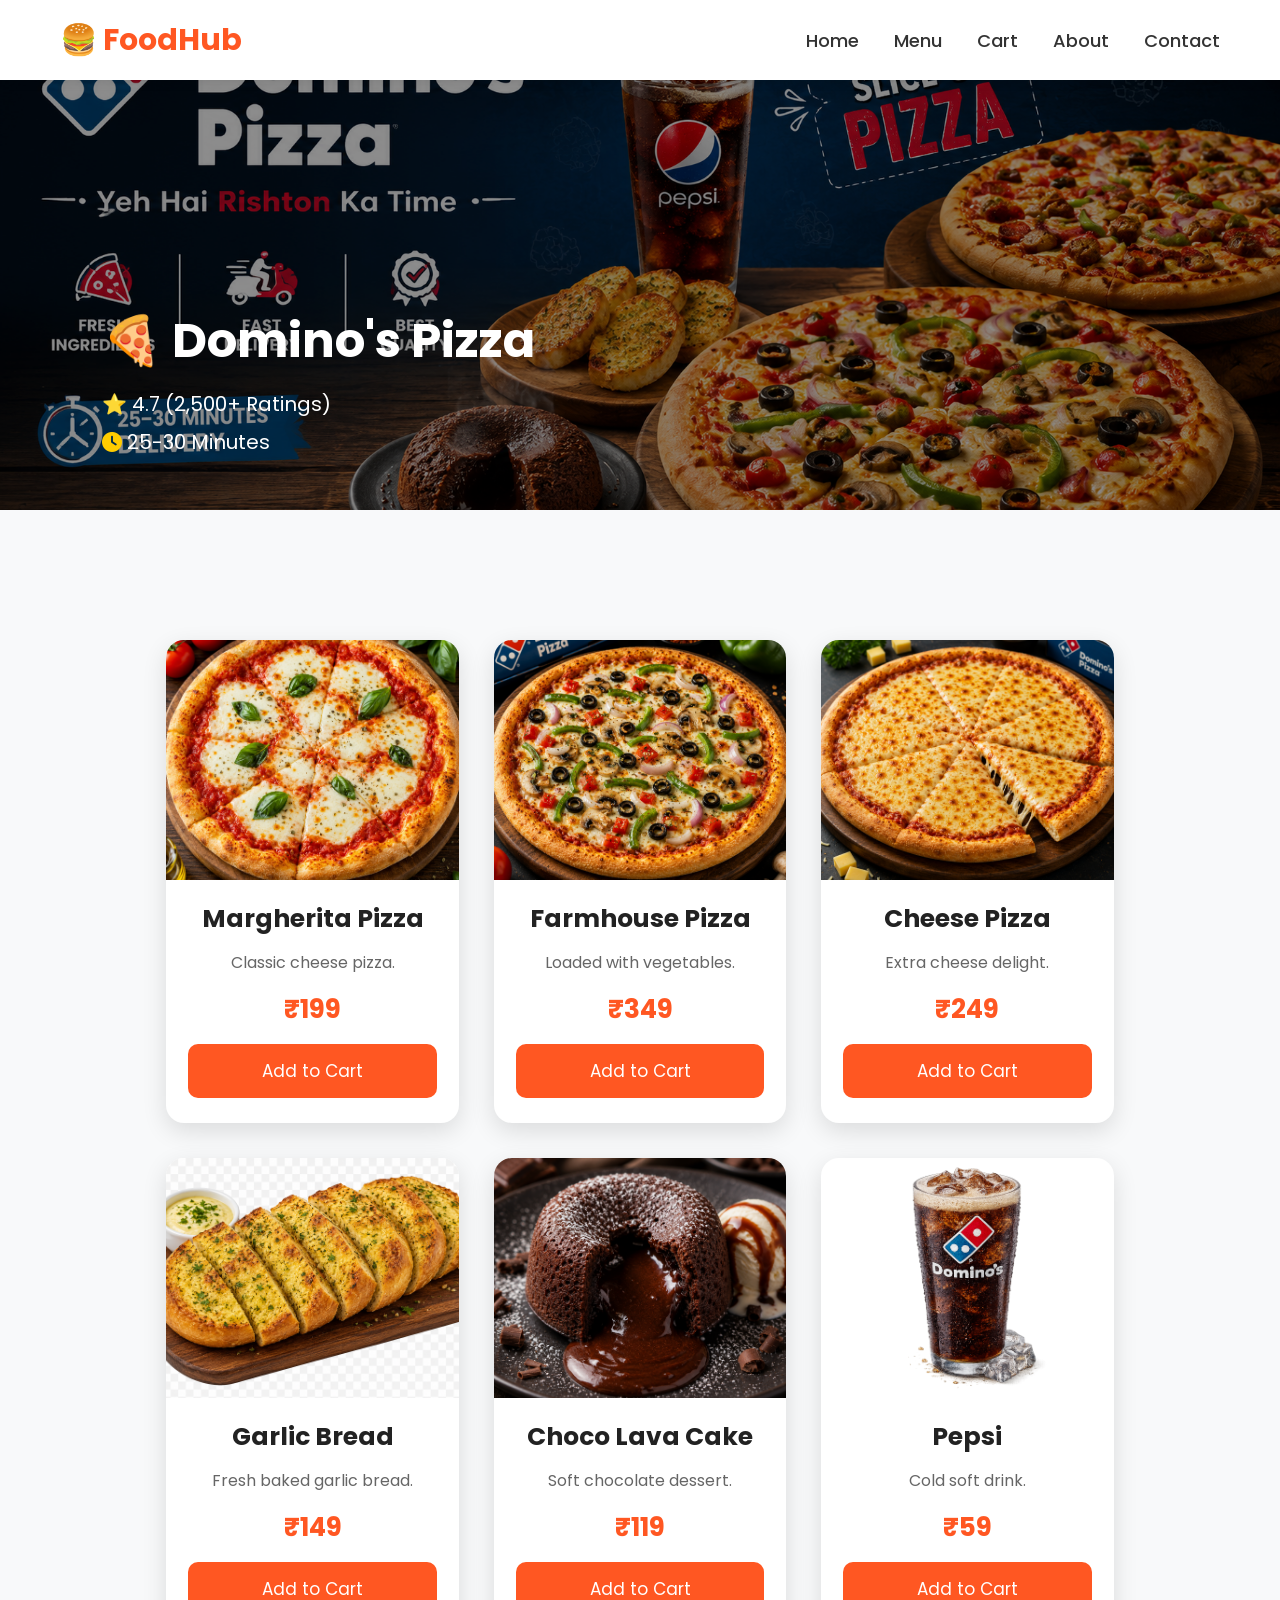
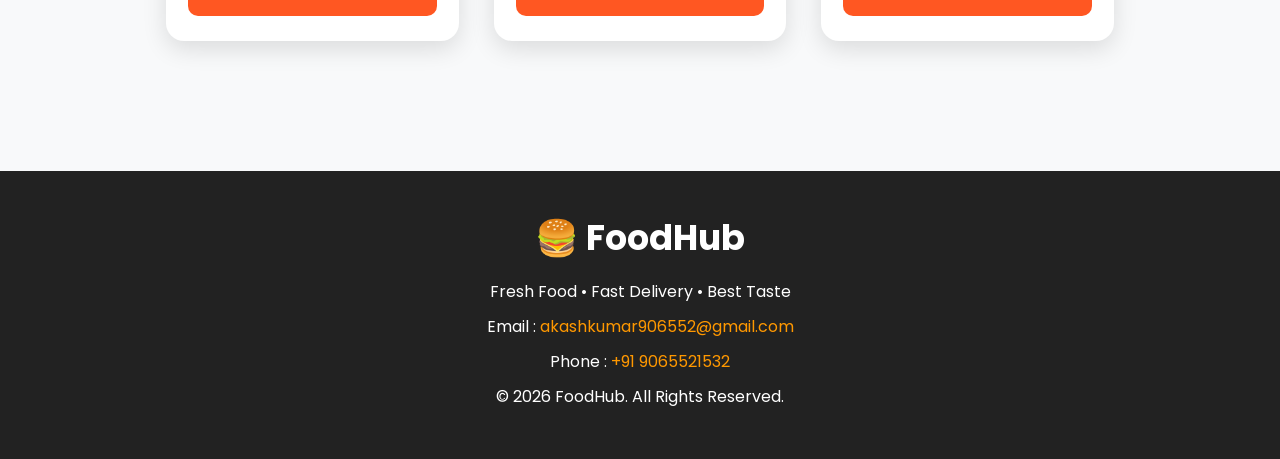
<file: dominos.html>
<!DOCTYPE html>
<html lang="en">
<head>
    <meta charset="UTF-8">
    <meta name="viewport" content="width=device-width, initial-scale=1.0">
    <title>FoodHub | Domino's Pizza</title>

    <link rel="stylesheet" href="style.css">

    <link rel="stylesheet"
    href="https://cdnjs.cloudflare.com/ajax/libs/font-awesome/6.5.2/css/all.min.css">
</head>
<body>

<!-- ================= NAVBAR ================= -->

<header>

    <nav id="navbar">

        <div class="logo">
            <h2>🍔 FoodHub</h2>
        </div>

        <ul class="nav-links">

            <li><a href="index.html">Home</a></li>

            <li><a href="menu.html">Menu</a></li>

            <li><a href="cart.html">Cart</a></li>

            <li><a href="about.html">About</a></li>

            <li><a href="contact.html">Contact</a></li>

        </ul>

    </nav>

</header>

<!-- ================= RESTAURANT HEADER ================= -->

<section class="restaurant-header">

    <img src="dominoes/dominos-banner.png" alt="Domino's">

    <div class="restaurant-details">

        <h1>🍕 Domino's Pizza</h1>

        <p>
            ⭐ 4.7 (2,500+ Ratings)
        </p>

        <p>
            <i class="fa-solid fa-clock"></i>
            25-30 Minutes
        </p>

    </div>

</section>

<!-- ================= MENU ================= -->

<section class="menu-container">

    <!-- Item 1 -->

    <div class="menu-card">

        <img src="dominoes/margherita.png" alt="Margherita Pizza">

        <h3>Margherita Pizza</h3>

        <p>Classic cheese pizza.</p>

        <div class="rating">
            ⭐⭐⭐⭐⭐ 4.8
        </div>

        <h4>₹199</h4>

        <button>Add to Cart</button>

    </div>

    <!-- Item 2 -->

    <div class="menu-card">

        <img src="dominoes/farmhose.png" alt="Farmhouse Pizza">

        <h3>Farmhouse Pizza</h3>

        <p>Loaded with vegetables.</p>

        <div class="rating">
            ⭐⭐⭐⭐⭐ 4.9
        </div>

        <h4>₹349</h4>

        <button>Add to Cart</button>

    </div>

    <!-- Item 3 -->

    <div class="menu-card">

        <img src="dominoes/cheese-pizza.png" alt="Cheese Pizza">

        <h3>Cheese Pizza</h3>

        <p>Extra cheese delight.</p>

        <div class="rating">
            ⭐⭐⭐⭐☆ 4.6
        </div>

        <h4>₹249</h4>

        <button>Add to Cart</button>

    </div>

    <!-- Item 4 -->

    <div class="menu-card">

        <img src="dominoes/garlic-bread.png" alt="Garlic Bread">

        <h3>Garlic Bread</h3>

        <p>Fresh baked garlic bread.</p>

        <div class="rating">
            ⭐⭐⭐⭐⭐ 4.8
        </div>

        <h4>₹149</h4>

        <button>Add to Cart</button>

    </div>

    <!-- Item 5 -->

    <div class="menu-card">

        <img src="dominoes/choco-lava.png" alt="Choco Lava Cake">

        <h3>Choco Lava Cake</h3>

        <p>Soft chocolate dessert.</p>

        <div class="rating">
            ⭐⭐⭐⭐⭐ 4.9
        </div>

        <h4>₹119</h4>

        <button>Add to Cart</button>

    </div>

    <!-- Item 6 -->

    <div class="menu-card">

        <img src="dominoes/pepsi.png" alt="Pepsi">

        <h3>Pepsi</h3>

        <p>Cold soft drink.</p>

        <div class="rating">
            ⭐⭐⭐⭐☆ 4.5
        </div>

        <h4>₹59</h4>

        <button>Add to Cart</button>

    </div>

</section>

<!-- ================= FOOTER ================= -->

<footer>

    <div class="footer-content">

        <h2>🍔 FoodHub</h2>

        <p>Fresh Food • Fast Delivery • Best Taste</p>

        <p>
            Email :
            <a href="mailto:akashkumar906552@gmail.com">
                akashkumar906552@gmail.com
            </a>
        </p>

        <p>
            Phone :
            <a href="tel:+919065521532">
                +91 9065521532
            </a>
        </p>

        <p>&copy; 2026 FoodHub. All Rights Reserved.</p>

    </div>

</footer>

<script src="script.js"></script>

</body>
</html>
</file>
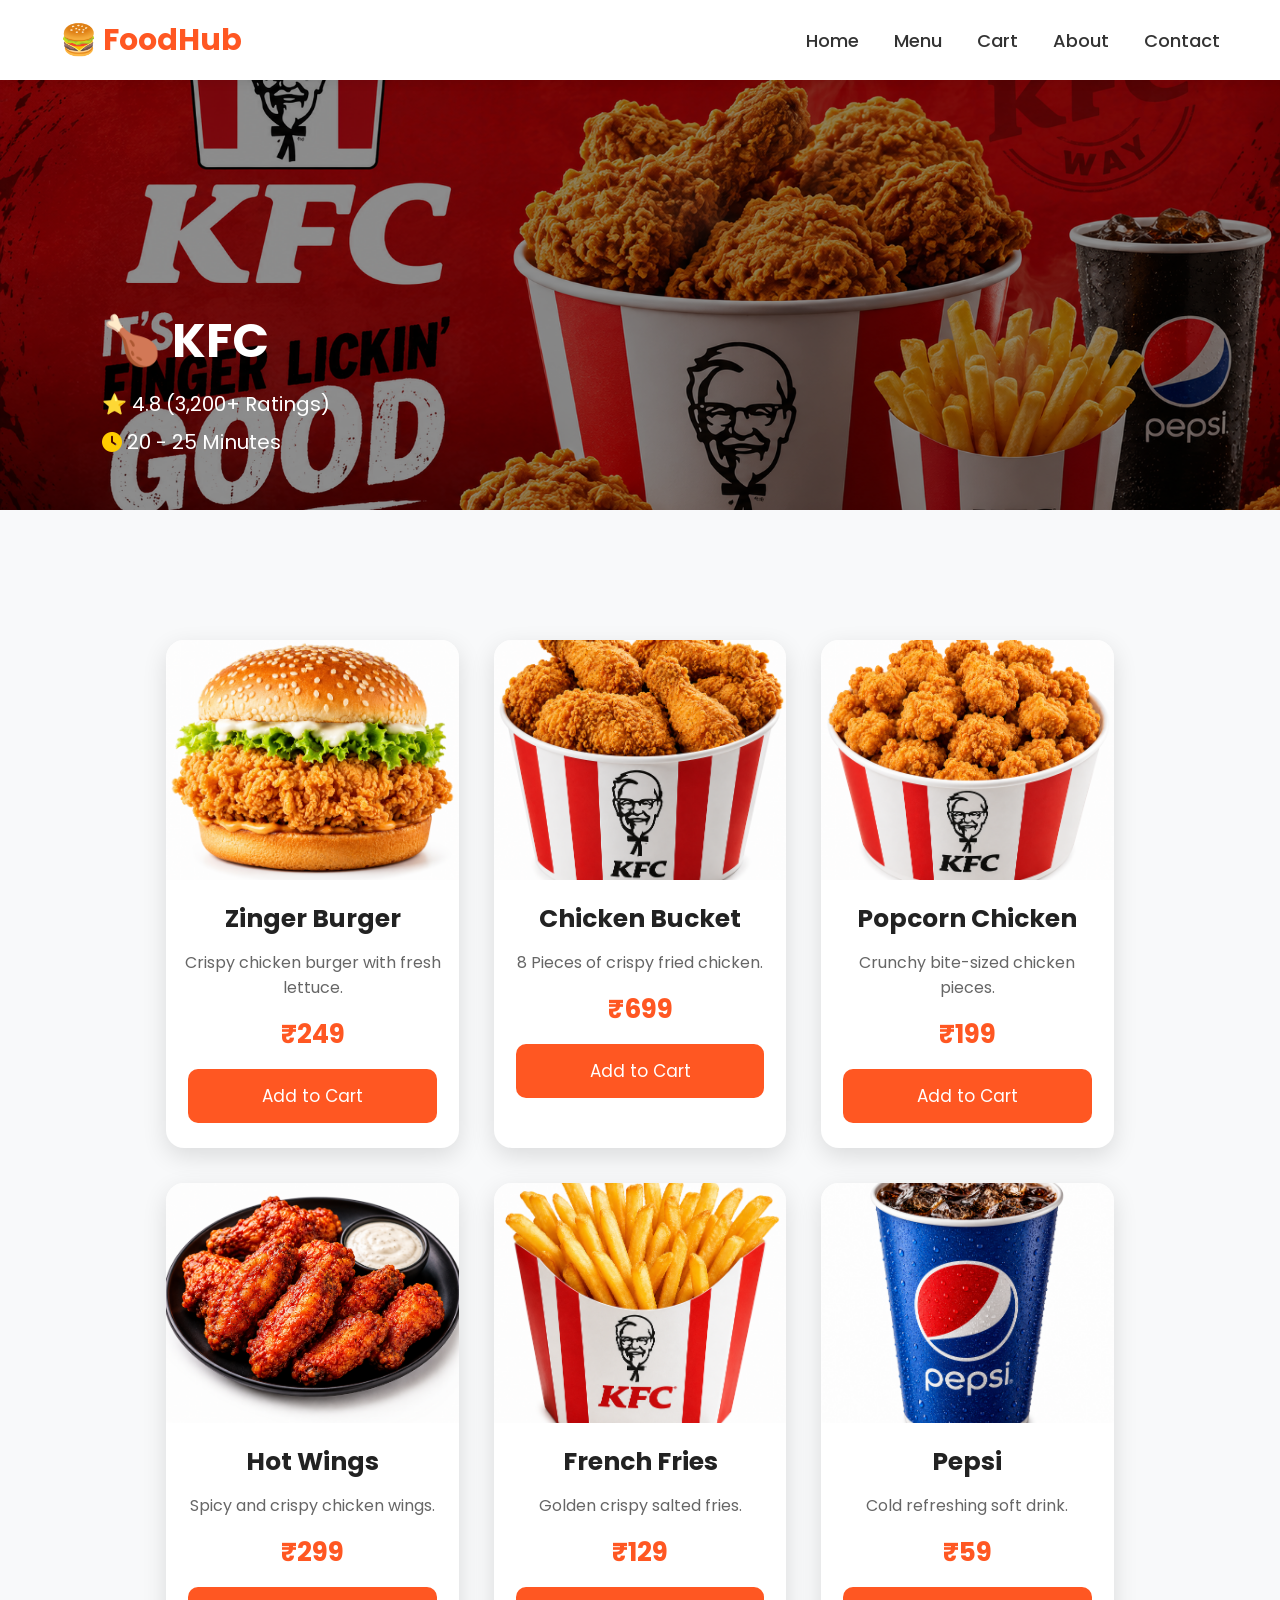
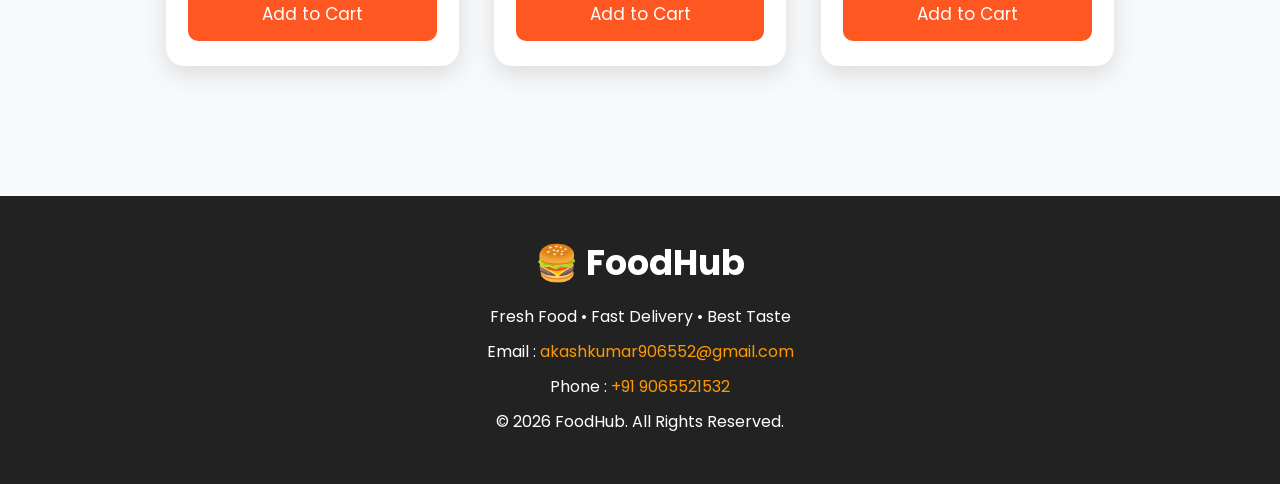
<file: kfc.html>
<!DOCTYPE html>
<html lang="en">
<head>
    <meta charset="UTF-8">
    <meta name="viewport" content="width=device-width, initial-scale=1.0">
    <title>FoodHub | KFC</title>

    <link rel="stylesheet" href="style.css">

    <link rel="stylesheet"
    href="https://cdnjs.cloudflare.com/ajax/libs/font-awesome/6.5.2/css/all.min.css">
</head>
<body>

<!-- ================= NAVBAR ================= -->

<header>

    <nav id="navbar">

        <div class="logo">
            <h2>🍔 FoodHub</h2>
        </div>

        <ul class="nav-links">

            <li><a href="index.html">Home</a></li>

            <li><a href="menu.html">Menu</a></li>

            <li><a href="cart.html">Cart</a></li>

            <li><a href="about.html">About</a></li>

            <li><a href="contact.html">Contact</a></li>

        </ul>

    </nav>

</header>

<!-- ================= RESTAURANT HEADER ================= -->

<section class="restaurant-header">

   <img src="kfc/kfc-banner.png" alt="kfc banner">

    <div class="restaurant-details">

        <h1>🍗 KFC</h1>

        <p>
            ⭐ 4.8 (3,200+ Ratings)
        </p>

        <p>
            <i class="fa-solid fa-clock"></i>
            20 - 25 Minutes
        </p>

    </div>

</section>

<!-- ================= KFC MENU ================= -->

<section class="menu-container">

    <!-- Item 1 -->

    <div class="menu-card">

        <img src="kfc/zinger-burger.png" alt="Zinger Burger">

        <h3>Zinger Burger</h3>

        <p>Crispy chicken burger with fresh lettuce.</p>

        <div class="rating">
            ⭐⭐⭐⭐⭐ 4.9
        </div>

        <h4>₹249</h4>

        <button>Add to Cart</button>

    </div>

    <!-- Item 2 -->

    <div class="menu-card">

        <img src="kfc/chicken-bucket.png" alt="Chicken Bucket">

        <h3>Chicken Bucket</h3>

        <p>8 Pieces of crispy fried chicken.</p>

        <div class="rating">
            ⭐⭐⭐⭐⭐ 4.8
        </div>

        <h4>₹699</h4>

        <button>Add to Cart</button>

    </div>

    <!-- Item 3 -->

    <div class="menu-card">

        <img src="kfc/popcorn-chicken.png" alt="Popcorn Chicken">

        <h3>Popcorn Chicken</h3>

        <p>Crunchy bite-sized chicken pieces.</p>

        <div class="rating">
            ⭐⭐⭐⭐⭐ 4.7
        </div>

        <h4>₹199</h4>

        <button>Add to Cart</button>

    </div>

    <!-- Item 4 -->

    <div class="menu-card">

        <img src="kfc/hot-wings.png" alt="Hot Wings">

        <h3>Hot Wings</h3>

        <p>Spicy and crispy chicken wings.</p>

        <div class="rating">
            ⭐⭐⭐⭐⭐ 4.8
        </div>

        <h4>₹299</h4>

        <button>Add to Cart</button>

    </div>

    <!-- Item 5 -->

    <div class="menu-card">

        <img src="kfc/french-fries.png" alt="French Fries">

        <h3>French Fries</h3>

        <p>Golden crispy salted fries.</p>

        <div class="rating">
            ⭐⭐⭐⭐☆ 4.6
        </div>

        <h4>₹129</h4>

        <button>Add to Cart</button>

    </div>

    <!-- Item 6 -->

    <div class="menu-card">

        <img src="kfc/kpepsi.png" alt="Pepsi">

        <h3>Pepsi</h3>

        <p>Cold refreshing soft drink.</p>

        <div class="rating">
            ⭐⭐⭐⭐☆ 4.5
        </div>

        <h4>₹59</h4>

        <button>Add to Cart</button>

    </div>

</section>

<!-- ================= FOOTER ================= -->

<footer>

    <div class="footer-content">

        <h2>🍔 FoodHub</h2>

        <p>Fresh Food • Fast Delivery • Best Taste</p>

        <p>
            Email :
            <a href="mailto:akashkumar906552@gmail.com">
                akashkumar906552@gmail.com
            </a>
        </p>

        <p>
            Phone :
            <a href="tel:+919065521532">
                +91 9065521532
            </a>
        </p>

        <p>&copy; 2026 FoodHub. All Rights Reserved.</p>

    </div>

</footer>

<script src="script.js"></script>

</body>
</html>
</file>
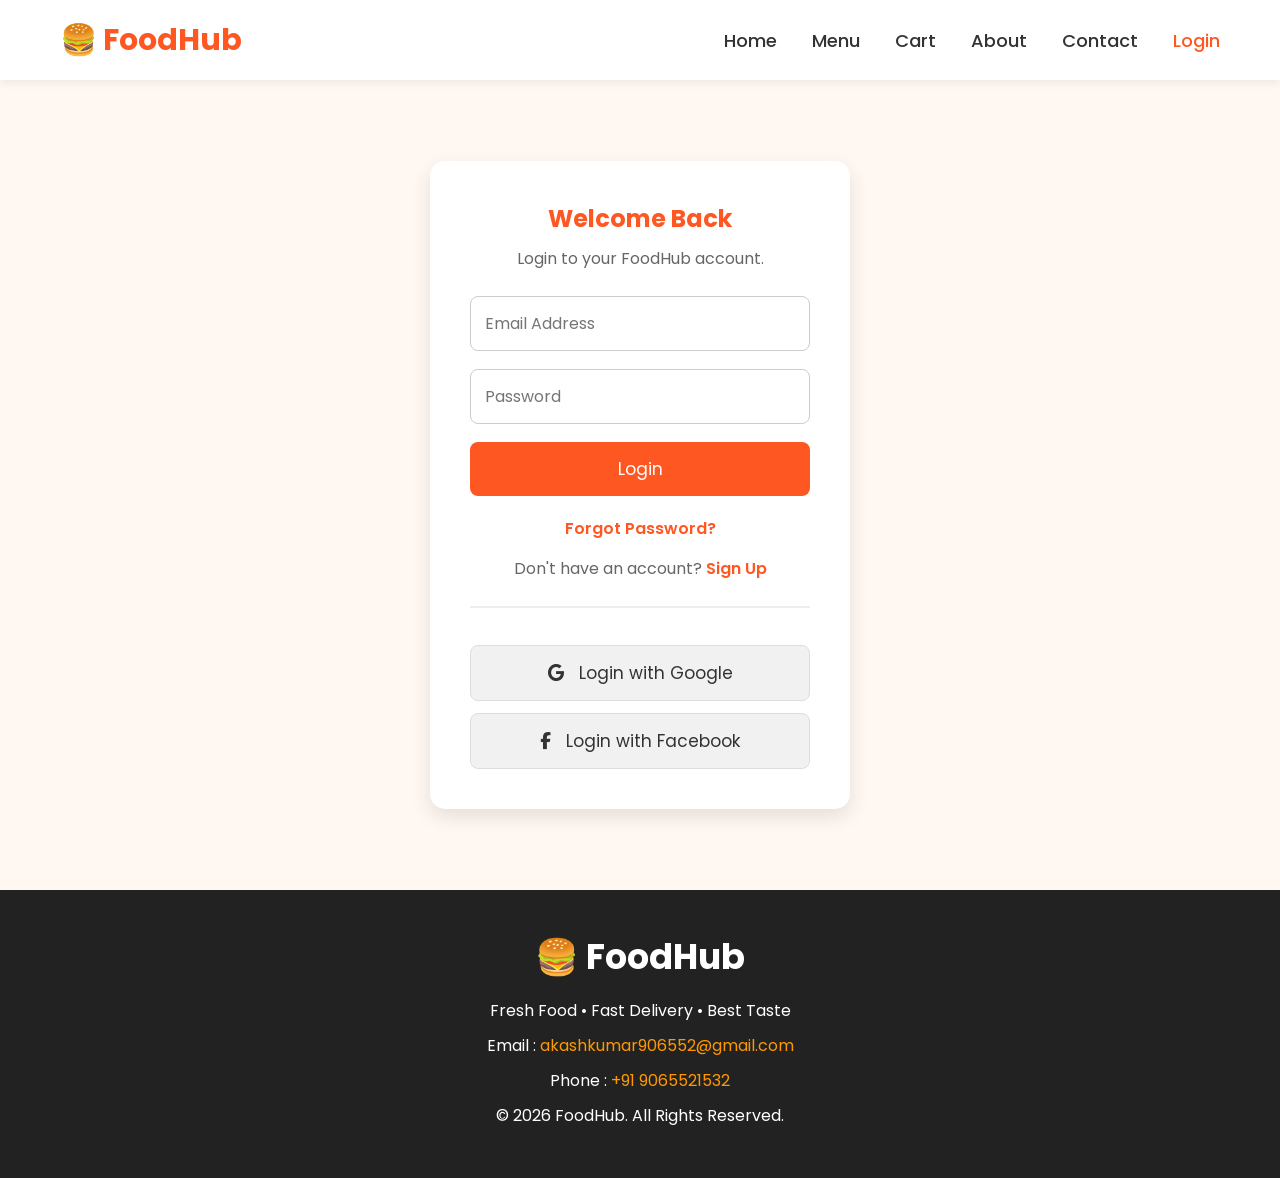
<file: login.html>
<!DOCTYPE html>
<html lang="en">
<head>
    <meta charset="UTF-8">
    <meta name="viewport" content="width=device-width, initial-scale=1.0">
    <title>FoodHub | Login</title>

    <link rel="stylesheet" href="style.css">

    <link rel="stylesheet"
    href="https://cdnjs.cloudflare.com/ajax/libs/font-awesome/6.5.2/css/all.min.css">
</head>
<body>

    <!-- ================= NAVBAR ================= -->

    <header>

        <nav id="navbar">

            <div class="logo">
                <h2>🍔 FoodHub</h2>
            </div>

            <ul class="nav-links">

                <li><a href="index.html">Home</a></li>

                <li><a href="menu.html">Menu</a></li>

                <li><a href="cart.html">Cart</a></li>

                <li><a href="about.html">About</a></li>

                <li><a href="contact.html">Contact</a></li>

                <li><a href="login.html" class="active">Login</a></li>

            </ul>

        </nav>

    </header>

    <!-- ================= LOGIN SECTION ================= -->

    <section class="login-section">

        <div class="login-box">

            <h1>Welcome Back</h1>

            <p>Login to your FoodHub account.</p>

            <form action="#">

                <input
                    type="email"
                    placeholder="Email Address"
                    required>

                <input
                    type="password"
                    placeholder="Password"
                    required>

                <button type="submit">
                    Login
                </button>

            </form>

            <div class="login-links">

                <a href="#">Forgot Password?</a>

                <p>
                    Don't have an account?
                    <a href="signup.html">Sign Up</a>
                </p>

            </div>

            <hr>

            <div class="social-login">

                <button>
                    <i class="fab fa-google"></i>
                    Login with Google
                </button>

                <button>
                    <i class="fab fa-facebook-f"></i>
                    Login with Facebook
                </button>

            </div>

        </div>

    </section>

    <!-- ================= FOOTER ================= -->

    <footer>

        <div class="footer-content">

            <h2>🍔 FoodHub</h2>

            <p>Fresh Food • Fast Delivery • Best Taste</p>

            <p>
                Email :
                <a href="mailto:akashkumar906552@gmail.com">
                    akashkumar906552@gmail.com
                </a>
            </p>

            <p>
                Phone :
                <a href="tel:+919065521532">
                    +91 9065521532
                </a>
            </p>

            <p>&copy; 2026 FoodHub. All Rights Reserved.</p>

        </div>

    </footer>

    <script src="script.js"></script>

</body>
</html>
</file>
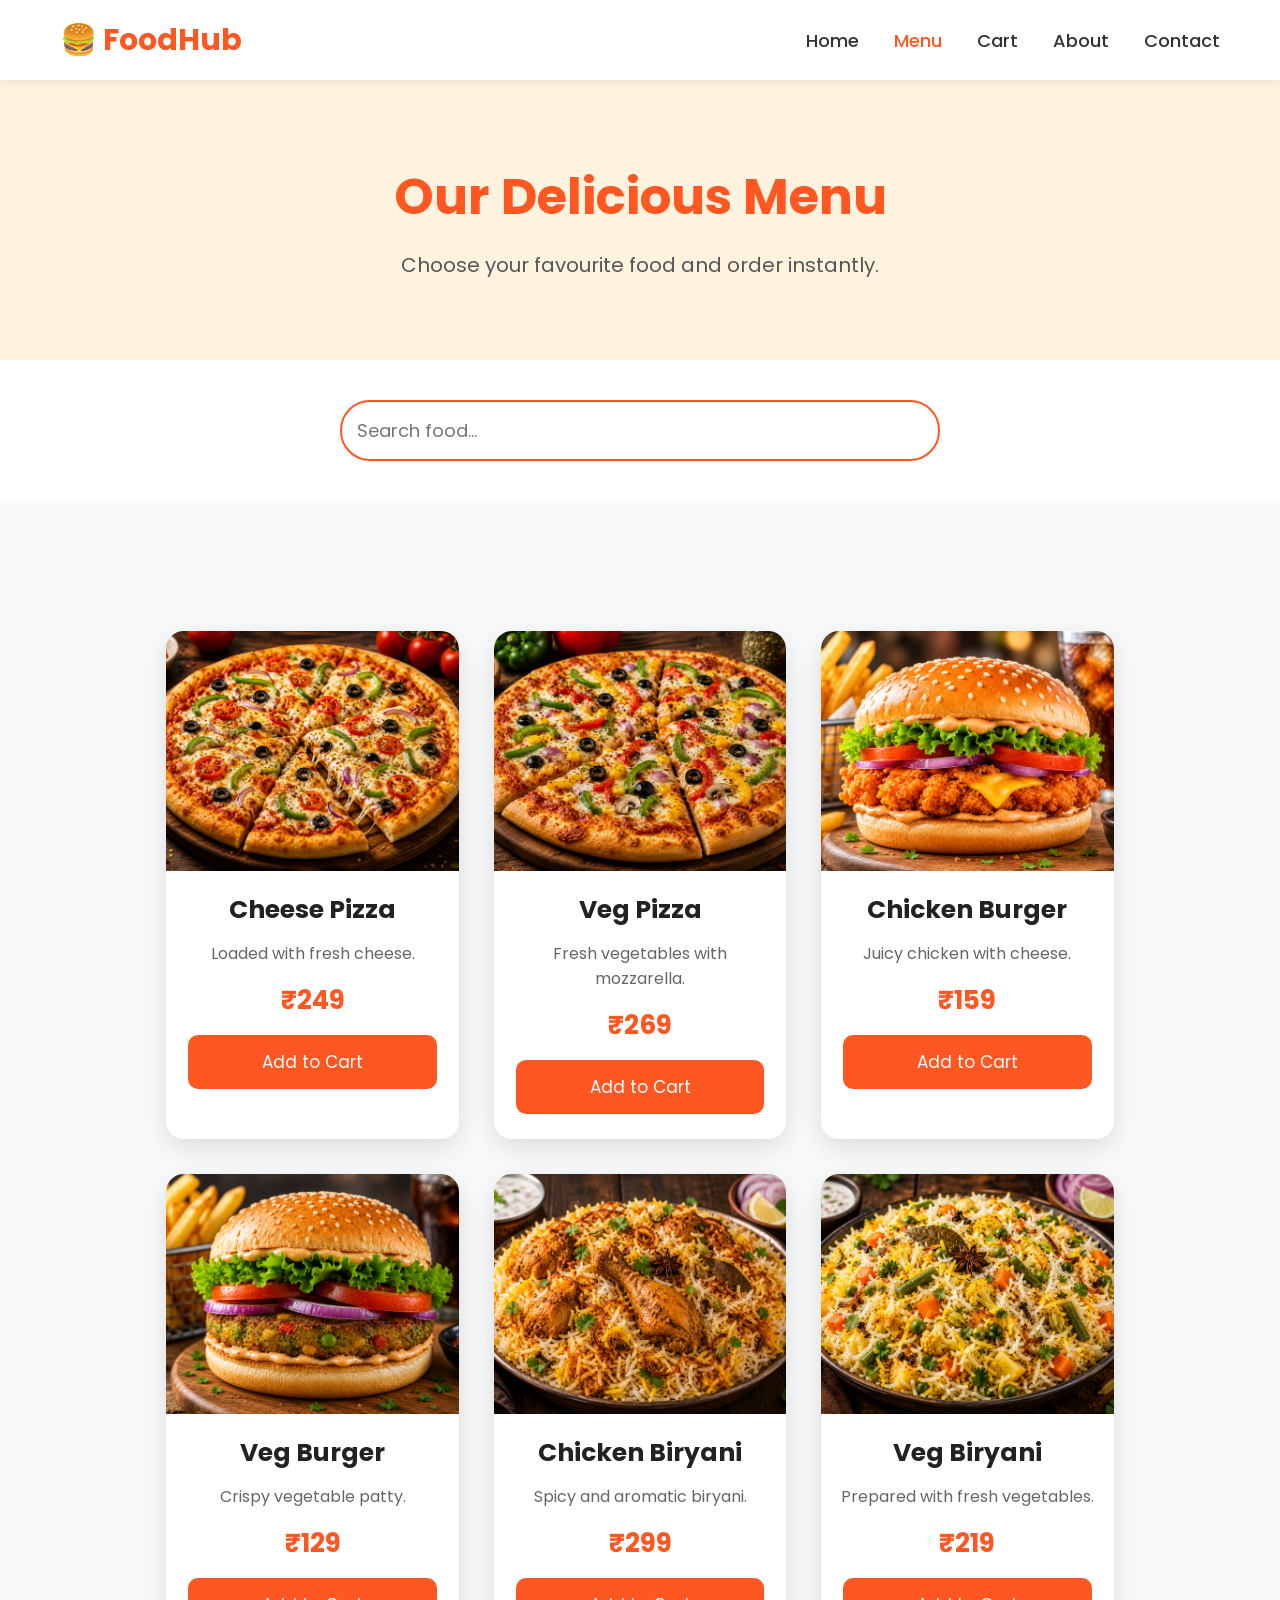
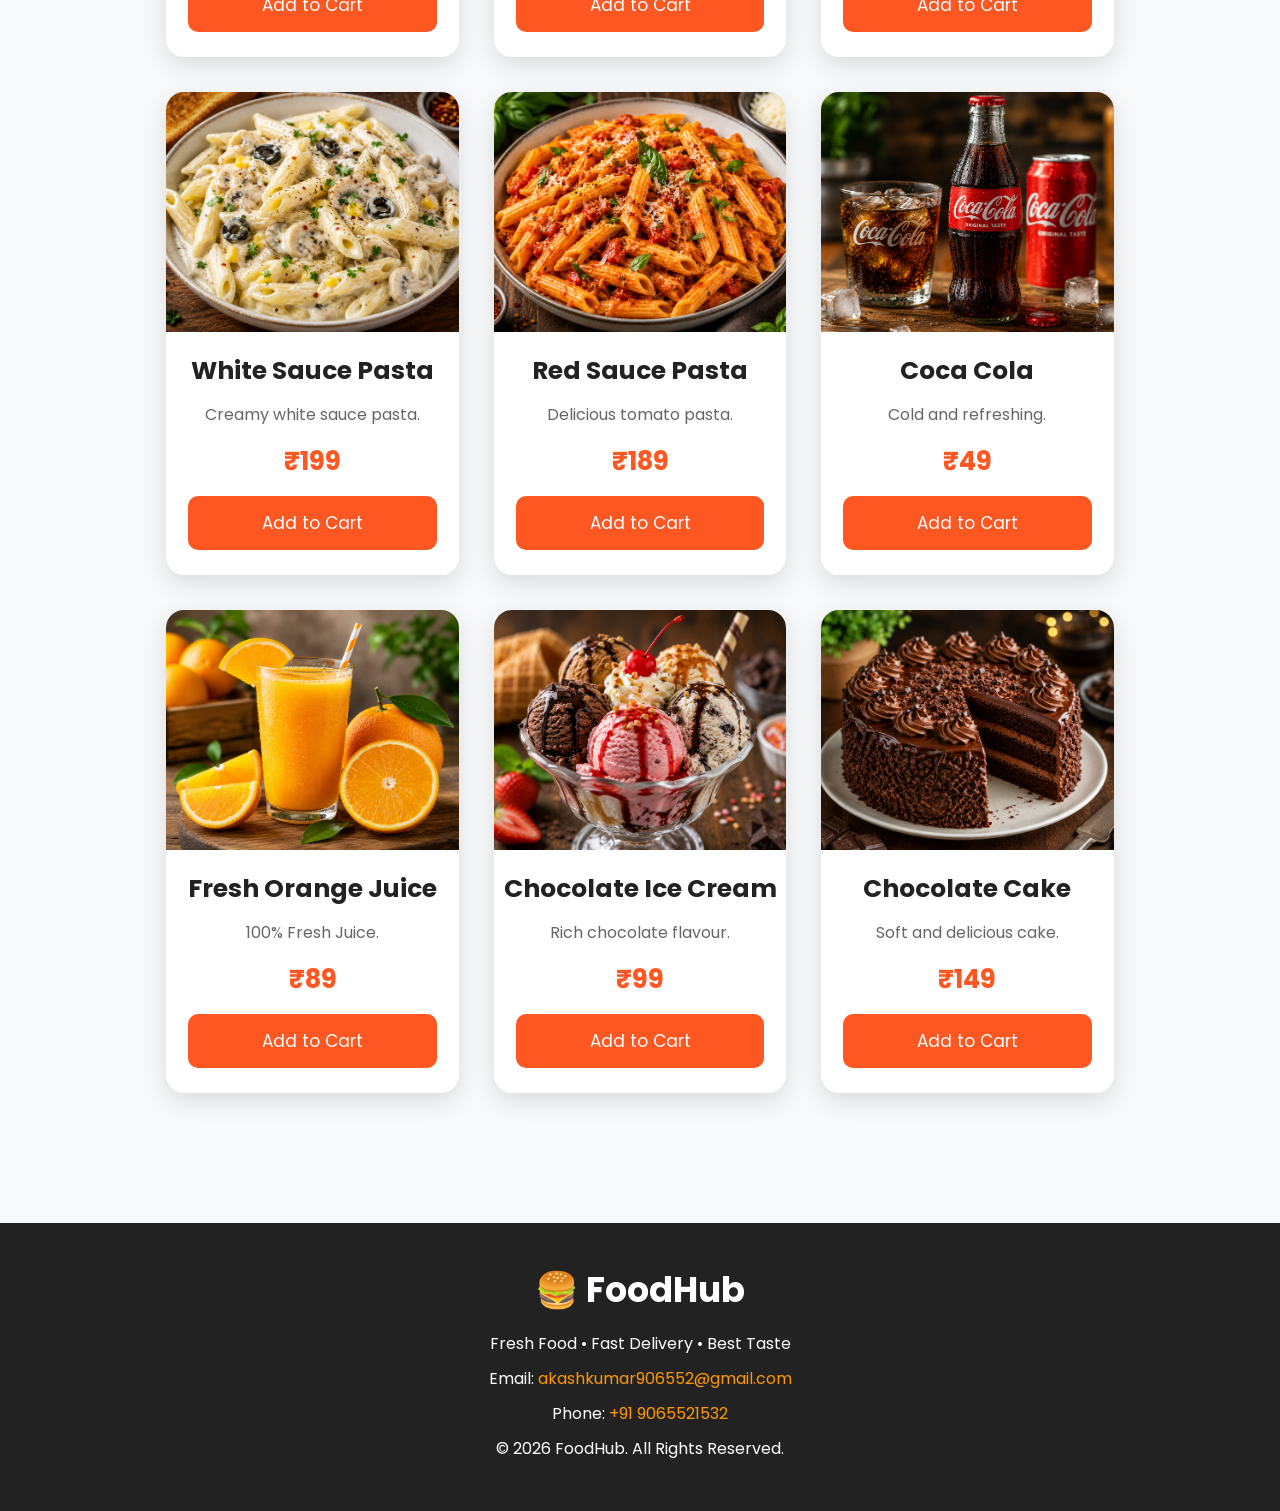
<file: menu.html>
<!DOCTYPE html>
<html lang="en">
<head>
    <meta charset="UTF-8">
    <meta name="viewport" content="width=device-width, initial-scale=1.0">
    <title>FoodHub | Menu</title>

    <link rel="stylesheet" href="style.css">

    <link rel="stylesheet"
    href="https://cdnjs.cloudflare.com/ajax/libs/font-awesome/6.5.2/css/all.min.css">
</head>
<body>

    <!-- ================= NAVBAR ================= -->

    <header>
        <nav id="navbar">

            <div class="logo">
                <h2>🍔 FoodHub</h2>
            </div>

            <ul class="nav-links">
                <li><a href="index.html">Home</a></li>
                <li><a href="menu.html" class="active">Menu</a></li>
                <li><a href="cart.html">Cart</a></li>
                <li><a href="about.html">About</a></li>
                <li><a href="contact.html">Contact</a></li>
            </ul>

        </nav>
    </header>

    <!-- ================= MENU HEADER ================= -->

    <section class="menu-header">

        <h1>Our Delicious Menu</h1>

        <p>Choose your favourite food and order instantly.</p>

    </section>

    <!-- ================= SEARCH ================= -->

    <section class="search-menu">

        <input type="text"
        id="searchFood"
        placeholder="Search food...">

    </section>

    <!-- ================= MENU ================= -->

    <section class="menu-container">

        <!-- Pizza -->

        <div class="menu-card">

            <img src="indexImage/pizza.png" alt="Pizza">

            <h3>Cheese Pizza</h3>

            <p>Loaded with fresh cheese.</p>

            <h4>₹249</h4>

            <button>Add to Cart</button>

        </div>

        <div class="menu-card">

            <img src="pizza2.png" alt="Pizza">

            <h3>Veg Pizza</h3>

            <p>Fresh vegetables with mozzarella.</p>

            <h4>₹269</h4>

            <button>Add to Cart</button>

        </div>

        <!-- Burger -->

        <div class="menu-card">

            <img src="indexImage/burger.png" alt="Burger">

            <h3>Chicken Burger</h3>

            <p>Juicy chicken with cheese.</p>

            <h4>₹159</h4>

            <button>Add to Cart</button>

        </div>

        <div class="menu-card">

            <img src="burger2.png" alt="Burger">

            <h3>Veg Burger</h3>

            <p>Crispy vegetable patty.</p>

            <h4>₹129</h4>

            <button>Add to Cart</button>

        </div>

        <!-- Biryani -->

        <div class="menu-card">

            <img src="indexImage/biryani.png" alt="Biryani">

            <h3>Chicken Biryani</h3>

            <p>Spicy and aromatic biryani.</p>

            <h4>₹299</h4>

            <button>Add to Cart</button>

        </div>

        <div class="menu-card">

            <img src="veg-biryani.png" alt="Veg Biryani">

            <h3>Veg Biryani</h3>

            <p>Prepared with fresh vegetables.</p>

            <h4>₹219</h4>

            <button>Add to Cart</button>

        </div>

        <!-- Pasta -->

        <div class="menu-card">

            <img src="pasta.png" alt="Pasta image">

            <h3>White Sauce Pasta</h3>

            <p>Creamy white sauce pasta.</p>

            <h4>₹199</h4>

            <button>Add to Cart</button>

        </div>

        <div class="menu-card">

            <img src="red-pasta.png" alt="Pasta image">

            <h3>Red Sauce Pasta</h3>

            <p>Delicious tomato pasta.</p>

            <h4>₹189</h4>

            <button>Add to Cart</button>

        </div>

        <!-- Drinks -->

        <div class="menu-card">

            <img src="coke.png" alt="Coke image">

            <h3>Coca Cola</h3>

            <p>Cold and refreshing.</p>

            <h4>₹49</h4>

            <button>Add to Cart</button>

        </div>

        <div class="menu-card">

            <img src="indexImage/juice.png" alt="Juice image">

            <h3>Fresh Orange Juice</h3>

            <p>100% Fresh Juice.</p>

            <h4>₹89</h4>

            <button>Add to Cart</button>

        </div>

        <!-- Dessert -->

        <div class="menu-card">

            <img src="icecream.png" alt="Ice Cream">

            <h3>Chocolate Ice Cream</h3>

            <p>Rich chocolate flavour.</p>

            <h4>₹99</h4>

            <button>Add to Cart</button>

        </div>

        <div class="menu-card">

            <img src="cake.png" alt="Cake image">

            <h3>Chocolate Cake</h3>

            <p>Soft and delicious cake.</p>

            <h4>₹149</h4>

            <button>Add to Cart</button>

        </div>

    </section>

    <!-- ================= FOOTER ================= -->

    <footer>

        <div class="footer-content">

            <h2>🍔 FoodHub</h2>

            <p>Fresh Food • Fast Delivery • Best Taste</p>

            <p>Email:
                <a href="mailto:akashkumar906552@gmail.com">
                    akashkumar906552@gmail.com
                </a>
            </p>

            <p>Phone:
                <a href="tel:+919065521532">
                    +91 9065521532
                </a>
            </p>

            <p>&copy; 2026 FoodHub. All Rights Reserved.</p>

        </div>

    </footer>

    <script src="script.js"></script>

</body>
</html>
</file>
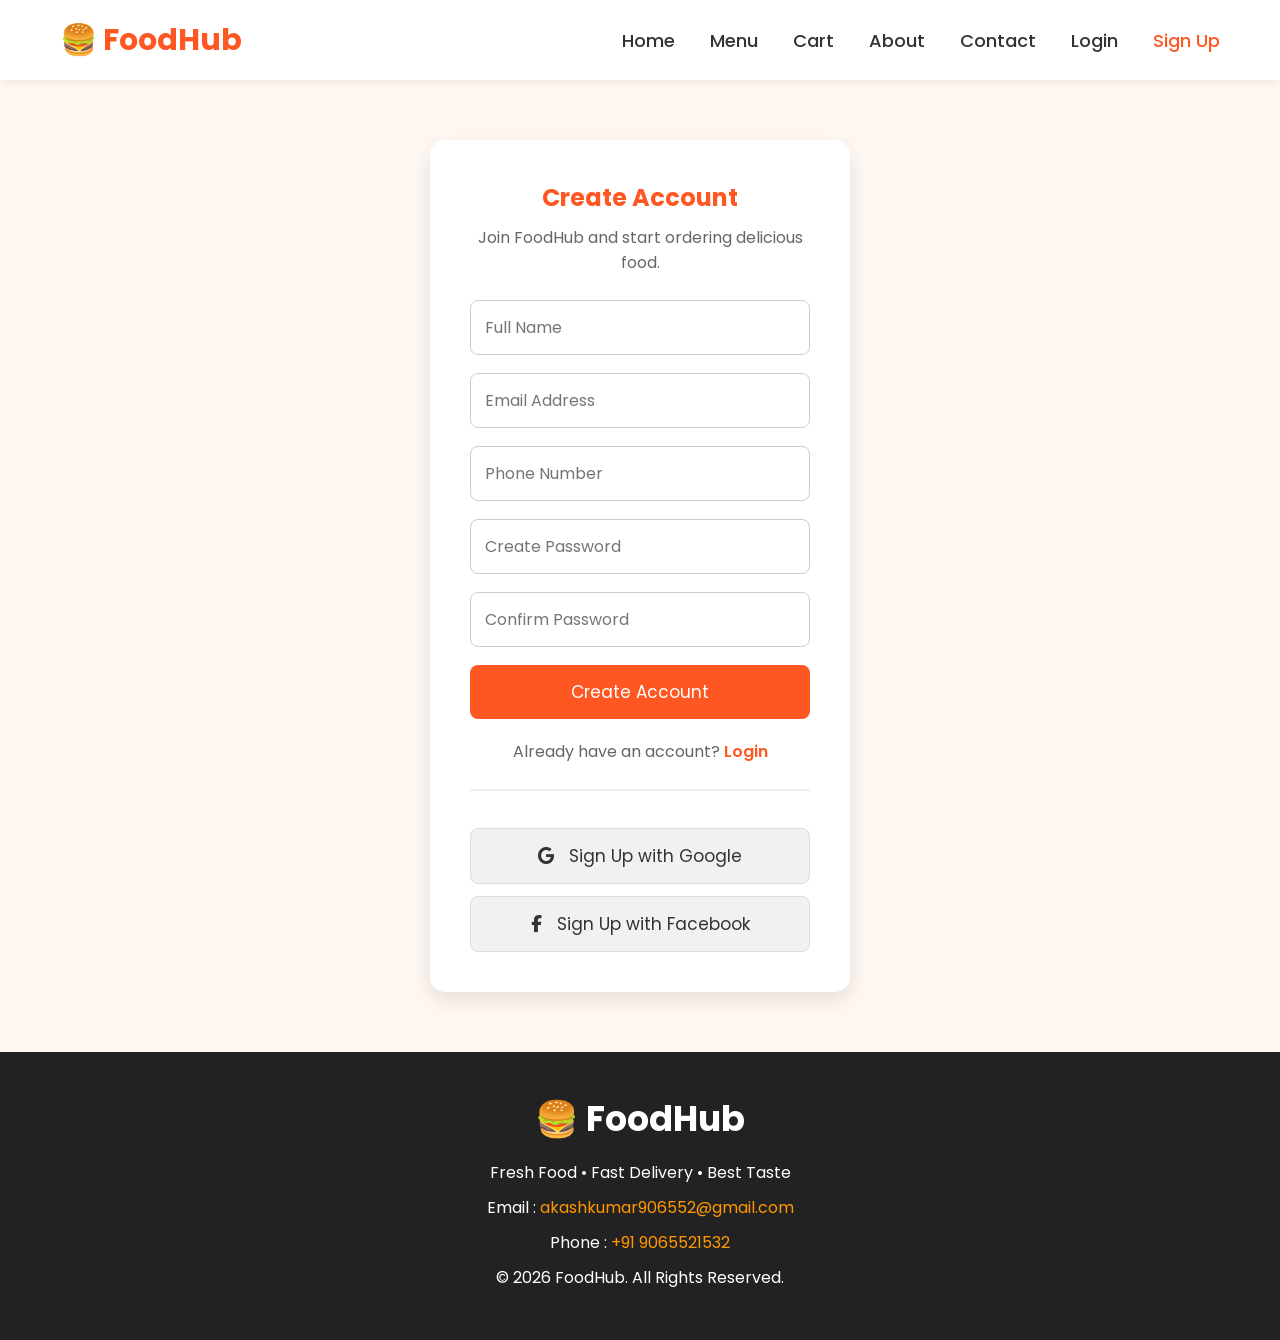
<file: singup.html>
<!DOCTYPE html>
<html lang="en">
<head>
    <meta charset="UTF-8">
    <meta name="viewport" content="width=device-width, initial-scale=1.0">
    <title>FoodHub | Sign Up</title>

    <link rel="stylesheet" href="style.css">

    <link rel="stylesheet"
    href="https://cdnjs.cloudflare.com/ajax/libs/font-awesome/6.5.2/css/all.min.css">
</head>
<body>

    <!-- ================= NAVBAR ================= -->

    <header>

        <nav id="navbar">

            <div class="logo">
                <h2>🍔 FoodHub</h2>
            </div>

            <ul class="nav-links">

                <li><a href="index.html">Home</a></li>

                <li><a href="menu.html">Menu</a></li>

                <li><a href="cart.html">Cart</a></li>

                <li><a href="about.html">About</a></li>

                <li><a href="contact.html">Contact</a></li>

                <li><a href="login.html">Login</a></li>

                <li><a href="signup.html" class="active">Sign Up</a></li>

            </ul>

        </nav>

    </header>

    <!-- ================= SIGNUP SECTION ================= -->

    <section class="signup-section">

        <div class="signup-box">

            <h1>Create Account</h1>

            <p>Join FoodHub and start ordering delicious food.</p>

            <form action="#">

                <input
                    type="text"
                    placeholder="Full Name"
                    required>

                <input
                    type="email"
                    placeholder="Email Address"
                    required>

                <input
                    type="tel"
                    placeholder="Phone Number"
                    required>

                <input
                    type="password"
                    placeholder="Create Password"
                    required>

                <input
                    type="password"
                    placeholder="Confirm Password"
                    required>

                <button type="submit">
                    Create Account
                </button>

            </form>

            <div class="signup-links">

                <p>
                    Already have an account?
                    <a href="login.html">Login</a>
                </p>

            </div>

            <hr>

            <div class="social-signup">

                <button>
                    <i class="fab fa-google"></i>
                    Sign Up with Google
                </button>

                <button>
                    <i class="fab fa-facebook-f"></i>
                    Sign Up with Facebook
                </button>

            </div>

        </div>

    </section>

    <!-- ================= FOOTER ================= -->

    <footer>

        <div class="footer-content">

            <h2>🍔 FoodHub</h2>

            <p>Fresh Food • Fast Delivery • Best Taste</p>

            <p>
                Email :
                <a href="mailto:akashkumar906552@gmail.com">
                    akashkumar906552@gmail.com
                </a>
            </p>

            <p>
                Phone :
                <a href="tel:+919065521532">
                    +91 9065521532
                </a>
            </p>

            <p>&copy; 2026 FoodHub. All Rights Reserved.</p>

        </div>

    </footer>

    <script src="script.js"></script>

</body>
</html>
</file>
<file: style.css>
/* part1 */

/* ===========================
   GOOGLE FONT
=========================== */

@import url('https://fonts.googleapis.com/css2?family=Poppins:wght@300;400;500;600;700&display=swap');

/* ===========================
   RESET
=========================== */

*{
    margin:0;
    padding:0;
    box-sizing:border-box;
    font-family:'Poppins',sans-serif;
}

html{
    scroll-behavior:smooth;
}

body{
    background:#f8f9fa;
    color:#333;
}

/* ===========================
   LINKS
=========================== */

a{
    text-decoration:none;
    color:inherit;
}

ul{
    list-style:none;
}

/* ===========================
   NAVBAR
=========================== */

#navbar{
    width:100%;
    height:80px;
    background:#ffffff;
    display:flex;
    justify-content:space-between;
    align-items:center;
    padding:0 60px;
    box-shadow:0 2px 10px rgba(0,0,0,.08);
    position:sticky;
    top:0;
    z-index:999;
}

.logo h2{
    color:#ff5722;
    font-size:30px;
}

.nav-links{
    display:flex;
    gap:35px;
}

.nav-links li a{
    color:#333;
    font-size:18px;
    font-weight:500;
    transition:.3s;
}

.nav-links li a:hover,
.nav-links li a.active{
    color:#ff5722;
}

/* ===========================
   HERO SECTION
=========================== */

#hero{
    width:100%;
    min-height:90vh;
    display:flex;
    justify-content:space-between;
    align-items:center;
    padding:80px;
    background:#fff8f2;
}

.hero-text{
    width:50%;
}

.hero-text h1{
    font-size:60px;
    line-height:75px;
    color:#222;
    margin-bottom:20px;
}

.hero-text p{
    font-size:20px;
    color:#555;
    line-height:35px;
    margin-bottom:35px;
}

.btn{
    display:inline-block;
    background:#ff5722;
    color:#fff;
    padding:15px 35px;
    border-radius:8px;
    font-size:18px;
    transition:.3s;
}

.btn:hover{
    background:#e64a19;
}

.hero-image{
    width:45%;
    text-align:center;
}

.hero-image img{
    width:100%;
    max-width:550px;
}

/* ===========================
   SEARCH
=========================== */

#search{
    padding:70px 10%;
    text-align:center;
}

#search h2{
    font-size:35px;
    margin-bottom:30px;
}

#search input{
    width:60%;
    height:55px;
    border:2px solid #ff5722;
    border-radius:30px;
    outline:none;
    padding-left:25px;
    font-size:18px;
}

/* ===========================
   CATEGORY
=========================== */

#category{
    padding:70px 8%;
}

#category h2{
    text-align:center;
    font-size:38px;
    margin-bottom:50px;
}

.category-container{
    display:grid;
    grid-template-columns:repeat(auto-fit,minmax(220px,1fr));
    gap:30px;
}

.card{
    background:#fff;
    border-radius:15px;
    overflow:hidden;
    text-align:center;
    box-shadow:0 5px 20px rgba(0,0,0,.08);
    transition:.3s;
}

.card:hover{
    transform:translateY(-10px);
}

.card img{
    width:100%;
    height:220px;
    object-fit:cover;
}

.card h3{
    padding:20px;
    font-size:24px;
}


/* ===========================
   WHY CHOOSE US
=========================== */

#why-us{
    padding:70px 8%;
    background:#fff8f2;
}

#why-us h2{
    text-align:center;
    font-size:38px;
    margin-bottom:50px;
}

.why-container{
    display:grid;
    grid-template-columns:repeat(auto-fit,minmax(250px,1fr));
    gap:30px;
}

.why-box{
    background:#fff;
    padding:35px;
    border-radius:15px;
    text-align:center;
    box-shadow:0 5px 15px rgba(0,0,0,.08);
}

.why-box i{
    font-size:55px;
    color:#ff5722;
    margin-bottom:20px;
}

.why-box h3{
    margin-bottom:15px;
    font-size:26px;
}

.why-box p{
    color:#666;
    line-height:28px;
}

/* ===========================
   REVIEWS
=========================== */

#reviews{
    padding:70px 8%;
}

#reviews h2{
    text-align:center;
    font-size:38px;
    margin-bottom:50px;
}

.review-container{
    display:grid;
    grid-template-columns:repeat(auto-fit,minmax(280px,1fr));
    gap:30px;
}

.review{
    background:#fff;
    padding:30px;
    border-radius:15px;
    box-shadow:0 5px 15px rgba(0,0,0,.08);
}

.review p{
    line-height:30px;
    color:#555;
}

.review h4{
    margin-top:20px;
    color:#ff5722;
}

/* ===========================
   FOOTER
=========================== */

footer{
    background:#222;
    color:#fff;
    padding:40px 20px;
    text-align:center;
}

.footer-content h2{
    font-size:35px;
    margin-bottom:15px;
}

.footer-content p{
    margin:10px 0;
}

.footer-content a{
    color:#ff9800;
}

.social{
    margin:20px 0;
}

.social a{
    margin:0 10px;
    font-size:24px;
    color:#fff;
    transition:.3s;
}

.social a:hover{
    color:#ff9800;
}

/* part2 */

/* ===================================================
   PART 2 CSS
   MENU PAGE + CART PAGE
===================================================*/

/* ===========================
   MENU HEADER
=========================== */

.menu-header{
    width:100%;
    padding:80px 20px;
    text-align:center;
    background:#fff3e0;
}

.menu-header h1{
    font-size:50px;
    color:#ff5722;
    margin-bottom:15px;
}

.menu-header p{
    font-size:20px;
    color:#555;
}

/* ===========================
   MENU SEARCH
=========================== */

.search-menu{
    text-align:center;
    padding:40px 20px;
    background:#fff;
}

.search-menu input{
    width:60%;
    max-width:600px;
    padding:15px;
    border:2px solid #ff5722;
    border-radius:30px;
    outline:none;
    font-size:18px;
}

/* ===========================
   MENU CONTAINER
=========================== */

.menu-container{
    display:grid;
    grid-template-columns:repeat(auto-fit,minmax(280px,1fr));
    gap:30px;
    padding:60px 8%;
    background:#f8f9fa;
}

/* ===========================
   MENU CARD
=========================== */

.menu-card{
    background:#fff;
    border-radius:15px;
    overflow:hidden;
    box-shadow:0 5px 15px rgba(0,0,0,.1);
    transition:0.3s;
    text-align:center;
}

.menu-card:hover{
    transform:translateY(-10px);
}

.menu-card img{
    width:100%;
    height:220px;
    object-fit:cover;
}

.menu-card h3{
    margin-top:20px;
    font-size:24px;
}

.menu-card p{
    margin:10px 20px;
    color:#666;
}

.menu-card h4{
    color:#ff5722;
    font-size:24px;
    margin-bottom:15px;
}

.menu-card button{
    margin-bottom:20px;
    padding:12px 30px;
    border:none;
    border-radius:8px;
    background:#ff5722;
    color:#fff;
    cursor:pointer;
    font-size:17px;
    transition:.3s;
}

.menu-card button:hover{
    background:#e64a19;
}

/* ===========================
   CART HEADER
=========================== */

.cart-header{
    padding:80px 20px;
    background:#fff3e0;
    text-align:center;
}

.cart-header h1{
    font-size:45px;
    color:#ff5722;
}

.cart-header p{
    margin-top:15px;
    font-size:18px;
    color:#555;
}

/* ===========================
   CART TABLE
=========================== */

.cart-section{
    padding:60px 8%;
    overflow-x:auto;
}

table{
    width:100%;
    border-collapse:collapse;
    background:#fff;
    box-shadow:0 5px 15px rgba(0,0,0,.1);
}

table th{
    background:#ff5722;
    color:#fff;
    padding:18px;
    font-size:18px;
}

table td{
    padding:18px;
    text-align:center;
    border-bottom:1px solid #ddd;
}

table input{
    width:70px;
    padding:8px;
    text-align:center;
}

table button{
    padding:8px 18px;
    border:none;
    background:red;
    color:#fff;
    border-radius:5px;
    cursor:pointer;
}

table button:hover{
    background:#c62828;
}

/* ===========================
   BILL SUMMARY
=========================== */

.bill-summary{
    width:400px;
    max-width:90%;
    margin:40px auto;
    background:#fff;
    padding:30px;
    border-radius:12px;
    box-shadow:0 5px 15px rgba(0,0,0,.1);
}

.bill-summary h2{
    text-align:center;
    margin-bottom:20px;
    color:#ff5722;
}

.bill-summary p{
    display:flex;
    justify-content:space-between;
    margin:15px 0;
    font-size:18px;
}

.bill-summary h3{
    margin:20px 0;
    text-align:center;
    color:#222;
}

.checkout-btn{
    width:100%;
    padding:15px;
    border:none;
    background:#28a745;
    color:#fff;
    border-radius:8px;
    font-size:18px;
    cursor:pointer;
}

.checkout-btn:hover{
    background:#218838;
}

/* ===========================
   RECOMMENDED
=========================== */

.recommended{
    padding:70px 8%;
    background:#fff;
}

.recommended h2{
    text-align:center;
    margin-bottom:40px;
    font-size:38px;
}

.recommend-container{
    display:grid;
    grid-template-columns:repeat(auto-fit,minmax(250px,1fr));
    gap:30px;
}

/* ===========================
   COMMON BUTTON STYLE
=========================== */

button{
    transition:0.3s;
}

button:hover{
    transform:scale(1.05);
}

/* ===========================
   COMMON IMAGE STYLE
=========================== */

img{
    max-width:100%;
    display:block;
}

/* ===========================
   PRICE COLOR
=========================== */

.price{
    color:#ff5722;
    font-size:22px;
    font-weight:bold;
}

/* ===========================
   SECTION GAP
=========================== */

section{
    width:100%;
}

/* part3 */

/* ===================================================
   PART 3 CSS
   ABOUT PAGE + CONTACT PAGE
===================================================*/

/* ===========================
   ABOUT HEADER
=========================== */

.about-header{
    width:100%;
    padding:80px 20px;
    text-align:center;
    background:#fff3e0;
}

.about-header h1{
    font-size:50px;
    color:#ff5722;
    margin-bottom:15px;
}

.about-header p{
    font-size:20px;
    color:#555;
}

/* ===========================
   ABOUT SECTION
=========================== */

.about-container{
    width:90%;
    margin:auto;
    padding:70px 0;
    display:flex;
    justify-content:space-between;
    align-items:center;
    gap:50px;
    flex-wrap:wrap;
}

.about-image{
    flex:1;
}

.about-image img{
    width:100%;
    border-radius:15px;
    box-shadow:0 5px 20px rgba(0,0,0,.15);
}

.about-text{
    flex:1;
}

.about-text h2{
    font-size:40px;
    color:#ff5722;
    margin-bottom:20px;
}

.about-text p{
    font-size:18px;
    line-height:30px;
    color:#555;
    margin-bottom:20px;
}

/* ===========================
   MISSION
=========================== */

.mission{
    background:#fff8f2;
    padding:70px 10%;
    text-align:center;
}

.mission h2{
    font-size:40px;
    color:#ff5722;
    margin-bottom:20px;
}

.mission p{
    max-width:900px;
    margin:auto;
    font-size:18px;
    line-height:30px;
    color:#555;
}

/* ===========================
   TEAM
=========================== */

.team{
    padding:70px 8%;
    text-align:center;
}

.team h2{
    font-size:40px;
    color:#ff5722;
    margin-bottom:40px;
}

.team-card{
    width:320px;
    margin:auto;
    background:#fff;
    border-radius:15px;
    padding:30px;
    box-shadow:0 5px 15px rgba(0,0,0,.12);
}

.team-card img{
    width:180px;
    height:180px;
    border-radius:50%;
    object-fit:cover;
    margin:auto;
    margin-bottom:20px;
}

.team-card h3{
    font-size:28px;
    margin-bottom:10px;
}

.team-card p{
    color:#666;
    margin:8px 0;
}

/* ===========================
   STATS
=========================== */

.stats{
    background:#ff5722;
    color:#fff;
    padding:60px 8%;
    display:grid;
    grid-template-columns:repeat(auto-fit,minmax(200px,1fr));
    gap:30px;
    text-align:center;
}

.stat-box h2{
    font-size:42px;
    margin-bottom:10px;
}

.stat-box p{
    font-size:18px;
}

/* ===========================
   CONTACT HEADER
=========================== */

.contact-header{
    padding:80px 20px;
    text-align:center;
    background:#fff3e0;
}

.contact-header h1{
    font-size:50px;
    color:#ff5722;
}

.contact-header p{
    margin-top:15px;
    color:#555;
    font-size:18px;
}

/* ===========================
   CONTACT CONTAINER
=========================== */

.contact-container{
    width:90%;
    margin:auto;
    padding:70px 0;
    display:flex;
    justify-content:space-between;
    gap:50px;
    flex-wrap:wrap;
}

.contact-form,
.contact-info{
    flex:1;
    min-width:320px;
    background:#fff;
    padding:35px;
    border-radius:15px;
    box-shadow:0 5px 15px rgba(0,0,0,.1);
}

.contact-form h2,
.contact-info h2{
    color:#ff5722;
    margin-bottom:25px;
}

/* ===========================
   CONTACT FORM
=========================== */

.contact-form input,
.contact-form textarea{
    width:100%;
    padding:15px;
    margin-bottom:20px;
    border:1px solid #ccc;
    border-radius:8px;
    outline:none;
    font-size:16px;
}

.contact-form textarea{
    resize:none;
}

.contact-form button{
    width:100%;
    padding:15px;
    border:none;
    background:#ff5722;
    color:#fff;
    border-radius:8px;
    cursor:pointer;
    font-size:18px;
}

.contact-form button:hover{
    background:#e64a19;
}

/* ===========================
   CONTACT INFO
=========================== */

.contact-info p{
    margin:18px 0;
    font-size:18px;
    color:#555;
}

.contact-info i{
    color:#ff5722;
    margin-right:10px;
    font-size:20px;
}

.contact-info a{
    color:#333;
}

.contact-info a:hover{
    color:#ff5722;
}

/* ===========================
   SOCIAL ICONS
=========================== */

.social-icons{
    margin-top:30px;
}

.social-icons a{
    display:inline-block;
    width:45px;
    height:45px;
    line-height:45px;
    text-align:center;
    margin-right:12px;
    background:#ff5722;
    color:#fff;
    border-radius:50%;
    transition:.3s;
}

.social-icons a:hover{
    background:#222;
}

/* ===========================
   GOOGLE MAP
=========================== */

.map{
    width:100%;
    margin-top:40px;
}

.map iframe{
    width:100%;
    height:400px;
    border:0;
}

/* part4 */

/* ==========================================
   PART 4 CSS
   LOGIN • SIGNUP • RESPONSIVE DESIGN
========================================== */

/* ===========================
   LOGIN & SIGNUP SECTION
=========================== */

.login-section,
.signup-section{
    width:100%;
    min-height:90vh;
    display:flex;
    justify-content:center;
    align-items:center;
    background:#fff8f2;
    padding:60px 20px;
}

.login-box,
.signup-box{
    width:420px;
    max-width:100%;
    background:#ffffff;
    padding:40px;
    border-radius:15px;
    box-shadow:0 8px 20px rgba(0,0,0,0.1);
}

.login-box h1,
.signup-box h1{
    text-align:center;
    color:#ff5722;
    margin-bottom:10px;
}

.login-box p,
.signup-box p{
    text-align:center;
    color:#666;
    margin-bottom:25px;
}

/* ===========================
   FORM INPUTS
=========================== */

.login-box input,
.signup-box input{
    width:100%;
    padding:14px;
    margin-bottom:18px;
    border:1px solid #ccc;
    border-radius:8px;
    outline:none;
    font-size:16px;
}

.login-box input:focus,
.signup-box input:focus{
    border-color:#ff5722;
}

/* ===========================
   BUTTONS
=========================== */

.login-box button,
.signup-box button{
    width:100%;
    padding:14px;
    border:none;
    background:#ff5722;
    color:#fff;
    font-size:17px;
    border-radius:8px;
    cursor:pointer;
    transition:.3s;
}

.login-box button:hover,
.signup-box button:hover{
    background:#e64a19;
}

/* ===========================
   LINKS
=========================== */

.login-links,
.signup-links{
    text-align:center;
    margin-top:20px;
}

.login-links a,
.signup-links a{
    color:#ff5722;
    font-weight:600;
}

.login-links p,
.signup-links p{
    margin-top:15px;
}

/* ===========================
   SOCIAL LOGIN
=========================== */

.social-login,
.social-signup{
    margin-top:20px;
}

.social-login button,
.social-signup button{
    margin-top:12px;
    background:#f1f1f1;
    color:#333;
    border:1px solid #ddd;
}

.social-login button:hover,
.social-signup button:hover{
    background:#e9e9e9;
}

.social-login i,
.social-signup i{
    margin-right:10px;
}

/* ===========================
   HORIZONTAL LINE
=========================== */

hr{
    margin:25px 0;
    border:1px solid #eee;
}

/* ===========================
   RESPONSIVE TABLET
=========================== */

@media (max-width:992px){

    #navbar{
        padding:20px;
        flex-direction:column;
        height:auto;
    }

    .nav-links{
        margin-top:15px;
        flex-wrap:wrap;
        justify-content:center;
        gap:20px;
    }

    #hero{
        flex-direction:column;
        text-align:center;
        padding:50px 20px;
    }

    .hero-text,
    .hero-image{
        width:100%;
    }

    .hero-text h1{
        font-size:42px;
        line-height:55px;
    }

    .hero-image{
        margin-top:40px;
    }

    .about-container,
    .contact-container{
        flex-direction:column;
    }

    .bill-summary{
        width:90%;
    }

}

/* ===========================
   RESPONSIVE MOBILE
=========================== */

@media (max-width:768px){

    .logo h2{
        font-size:28px;
    }

    .nav-links{
        flex-direction:column;
        align-items:center;
        gap:12px;
    }

    .hero-text h1{
        font-size:34px;
        line-height:45px;
    }

    .hero-text p{
        font-size:17px;
    }

    #search input,
    .search-menu input{
        width:90%;
    }

    .menu-header h1,
    .about-header h1,
    .contact-header h1,
    .cart-header h1{
        font-size:36px;
    }

    .food-container,
    .category-container,
    .menu-container,
    .recommend-container,
    .review-container,
    .why-container,
    .stats{
        grid-template-columns:1fr;
    }

    table{
        font-size:14px;
    }

    .login-box,
    .signup-box{
        padding:25px;
    }

}

/* ===========================
   SMALL MOBILE
=========================== */

@media (max-width:480px){

    .hero-text h1{
        font-size:28px;
        line-height:38px;
    }

    .btn{
        padding:12px 24px;
        font-size:16px;
    }

    .food-card img,
    .menu-card img,
    .card img{
        height:180px;
    }

    .footer-content h2{
        font-size:28px;
    }

    .footer-content p{
        font-size:14px;
    }

    .login-box,
    .signup-box{
        width:100%;
    }

}

/* ===========================
   SMOOTH ANIMATION
=========================== */

.food-card,
.menu-card,
.card,
.review,
.why-box,
.team-card{
    transition:all .3s ease;
}

/* ===========================
   SCROLLBAR
=========================== */

::-webkit-scrollbar{
    width:10px;
}

::-webkit-scrollbar-track{
    background:#f1f1f1;
}

::-webkit-scrollbar-thumb{
    background:#ff5722;
    border-radius:10px;
}

::-webkit-scrollbar-thumb:hover{
    background:#e64a19;
}

/* team code div code*/

#team{
    display: flex;
    justify-content: space-between;
}
.team-card{
    margin-left: 10px;
}


/* popular resturent section */


/* ================= POPULAR RESTAURANTS ================= */

#restaurants{

    padding:70px 8%;
    background:#f8f8f8;

}

#restaurants h2{

    text-align:center;
    font-size:38px;
    margin-bottom:50px;
    color:#333;

}

.restaurant-container{

    display:grid;
    grid-template-columns:repeat(auto-fit,minmax(260px,1fr));
    gap:30px;

}

.restaurant-card{

    background:#fff;
    border-radius:15px;
    overflow:hidden;
    box-shadow:0 8px 20px rgba(0,0,0,.1);
    transition:.3s;

}

.restaurant-card:hover{

    transform:translateY(-10px);

}

.restaurant-card img{

    width:100%;
    height:220px;
    object-fit:cover;

}

.restaurant-info{

    padding:20px;

}

.restaurant-info h3{

    margin-bottom:10px;
    font-size:24px;

}

.rating{

    color:#ff9800;
    font-weight:bold;
    margin-bottom:10px;

}

.rating span{

    color:#777;
    font-size:14px;

}

.time{

    color:#555;
    margin-bottom:20px;

}

.restaurant-info button{

    width:100%;
    padding:12px;
    border:none;
    background:#ff5722;
    color:#fff;
    font-size:16px;
    border-radius:8px;
    cursor:pointer;
    transition:.3s;

}

.restaurant-info button:hover{

    background:#e64a19;

}
/* rating */

.rating{

color:#FFD700;
font-size:18px;
margin:10px 0;

}

/* resturent section */

/* =====================================================
   RESTAURANT PAGE CSS
=====================================================*/

/* Restaurant Banner */

.restaurant-header{
    position:relative;
    width:100%;
    height:430px;
    overflow:hidden;
}

.restaurant-header img{
    width:100%;
    height:100%;
    object-fit:cover;
}

.restaurant-header::before{
    content:"";
    position:absolute;
    inset:0;
    background:rgba(0,0,0,.45);
}

.restaurant-details{
    position:absolute;
    left:8%;
    bottom:45px;
    z-index:2;
    color:#fff;
}

.restaurant-details h1{
    font-size:48px;
    margin-bottom:12px;
}

.restaurant-details p{
    font-size:20px;
    margin:8px 0;
}

.restaurant-details i{
    color:#ffcc00;
}

/* Food Menu */

.menu-container{
    width:90%;
    margin:70px auto;
    display:grid;
    grid-template-columns:repeat(auto-fit,minmax(280px,1fr));
    gap:35px;
}

/* Food Card */

.menu-card{
    background:#fff;
    border-radius:18px;
    overflow:hidden;
    text-align:center;
    box-shadow:0 8px 25px rgba(0,0,0,.12);
    transition:.35s;
}

.menu-card:hover{
    transform:translateY(-10px);
    box-shadow:0 18px 35px rgba(0,0,0,.18);
}

.menu-card img{
    width:100%;
    height:240px;
    object-fit:cover;
}

.menu-card h3{
    margin-top:20px;
    font-size:25px;
    color:#222;
}

.menu-card p{
    color:#666;
    margin:12px 18px;
    line-height:25px;
}

.menu-card .rating{
    color:#ff9800;
    font-size:18px;
    font-weight:600;
    margin:10px 0;
}

.menu-card h4{
    color:#ff5722;
    font-size:26px;
    margin:15px 0;
}

.menu-card button{
    width:85%;
    padding:14px;
    margin-bottom:25px;
    border:none;
    border-radius:10px;
    background:#ff5722;
    color:#fff;
    font-size:17px;
    cursor:pointer;
    transition:.3s;
}

.menu-card button:hover{
    background:#e64a19;
}

/* Responsive */

@media(max-width:768px){

    .restaurant-header{
        height:300px;
    }

    .restaurant-details{
        left:20px;
        bottom:20px;
    }

    .restaurant-details h1{
        font-size:34px;
    }

    .restaurant-details p{
        font-size:16px;
    }

    .menu-container{
        width:95%;
        grid-template-columns:1fr;
    }

    .menu-card img{
        height:220px;
    }

}

/* ===============================
   CHECKOUT PAGE
=============================== */

.checkout-header{

    text-align:center;

    padding:50px 20px;

    background:#ffefe6;

}

.checkout-header h1{

    font-size:40px;

    color:#ff5722;

    margin-bottom:10px;

}

.checkout-header p{

    font-size:18px;

    color:#555;

}

.checkout-container{

    width:90%;

    max-width:1200px;

    margin:40px auto;

    display:flex;

    gap:30px;

    align-items:flex-start;

    justify-content:space-between;

    flex-wrap:wrap;

}

.checkout-form{

    flex:2;

    background:#fff;

    padding:30px;

    border-radius:15px;

    box-shadow:0 5px 15px rgba(0,0,0,0.1);

}

.checkout-form h2{

    color:#ff5722;

    margin-bottom:20px;

}

.checkout-form input,

.checkout-form textarea{

    width:100%;

    padding:12px;

    margin-bottom:15px;

    border:1px solid #ccc;

    border-radius:8px;

    font-size:16px;

    outline:none;

}

.checkout-form textarea{

    resize:none;

}

.checkout-form input:focus,

.checkout-form textarea:focus{

    border-color:#ff5722;

}

.checkout-form h3{

    margin:20px 0 10px;

    color:#333;

}

.checkout-form label{

    display:block;

    margin-bottom:10px;

    font-size:16px;

    cursor:pointer;

}

.checkout-form input[type="radio"]{

    width:auto;

    margin-right:8px;

}

.checkout-form button{

    width:100%;

    background:#ff5722;

    color:white;

    border:none;

    padding:15px;

    border-radius:8px;

    font-size:18px;

    cursor:pointer;

    transition:.3s;

    margin-top:20px;

}

.checkout-form button:hover{

    background:#e64a19;

}

.order-summary{

    flex:1;

    background:#fff;

    padding:25px;

    border-radius:15px;

    box-shadow:0 5px 15px rgba(0,0,0,0.1);

    position:sticky;

    top:100px;

}

.order-summary h2{

    color:#ff5722;

    margin-bottom:20px;

}

#orderItems p{

    display:flex;

    justify-content:space-between;

    margin:12px 0;

    font-size:16px;

    border-bottom:1px dashed #ddd;

    padding-bottom:8px;

}

#grandTotal{

    margin-top:20px;

    color:#ff5722;

    font-size:24px;

    text-align:right;

}

@media(max-width:768px){

.checkout-container{

    flex-direction:column;

}

.order-summary{

    position:static;

    width:100%;

}

.checkout-form{

    width:100%;

}

}
</file>
